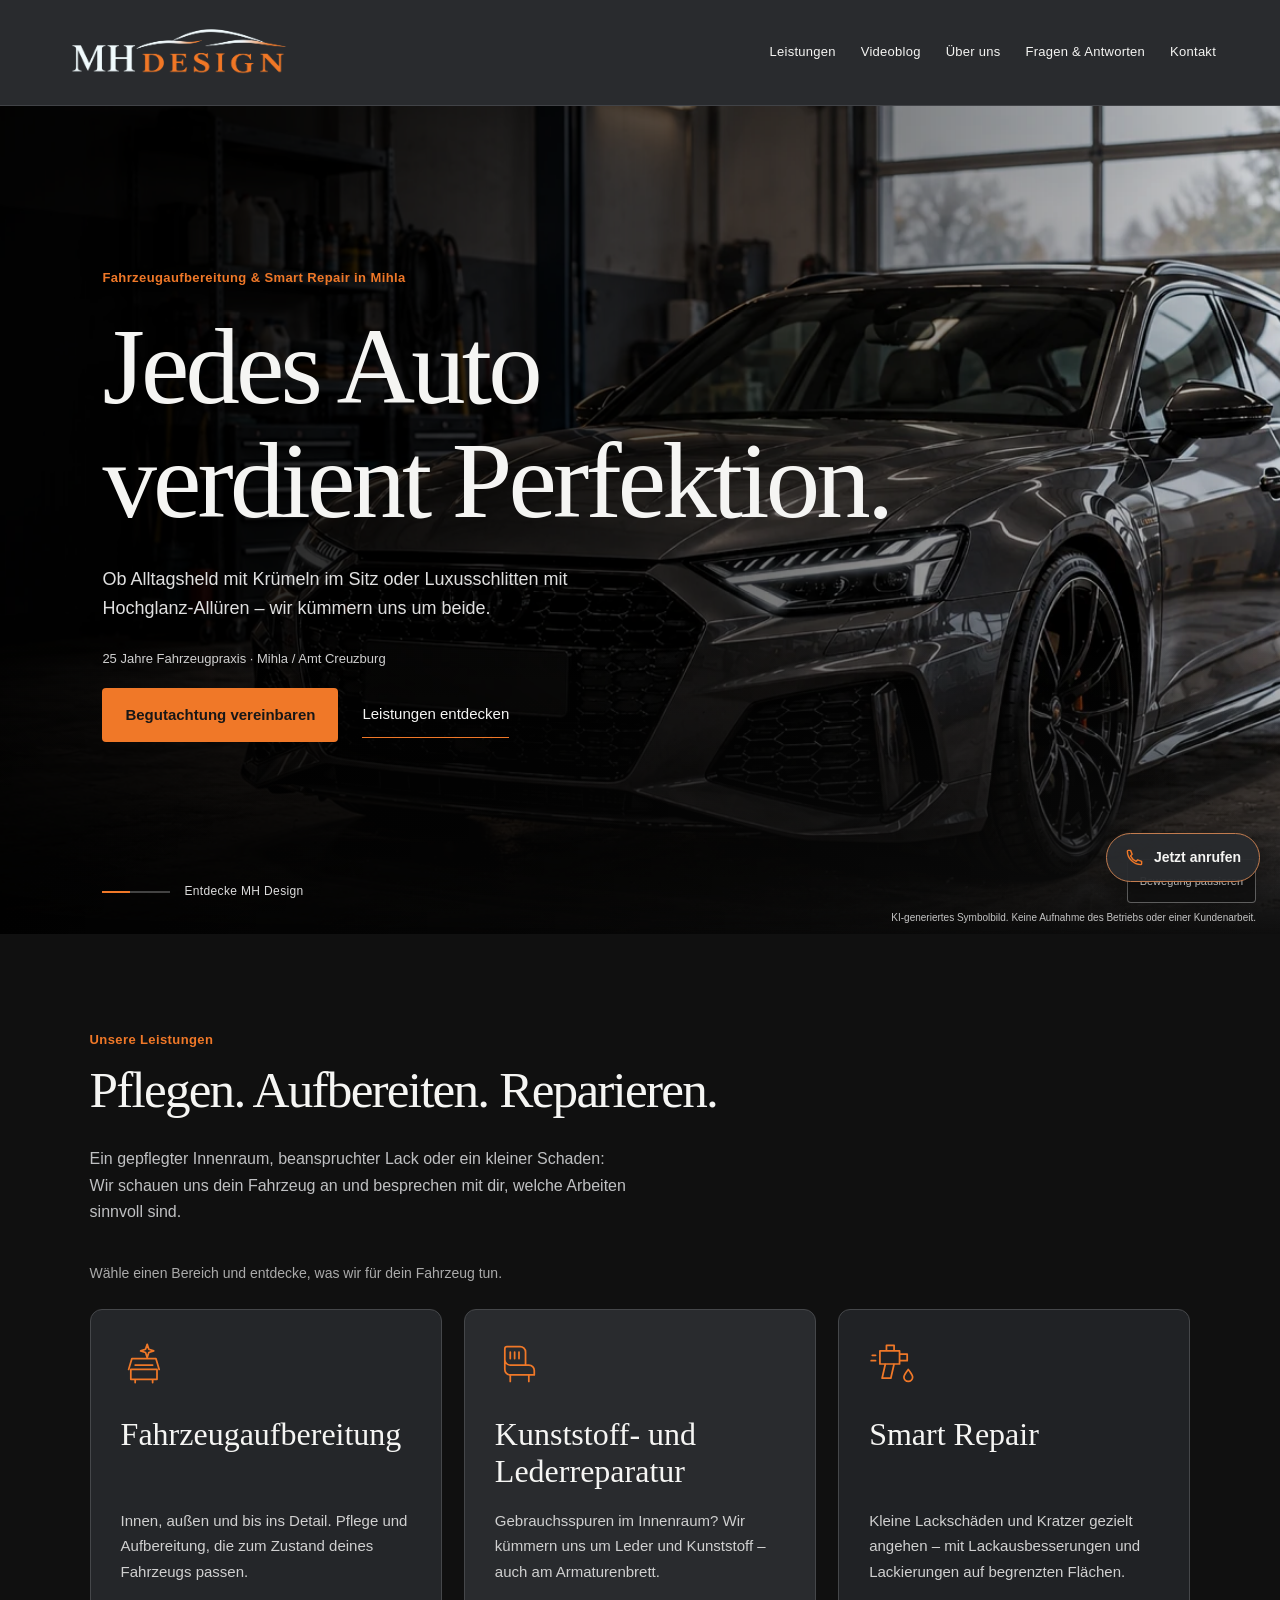
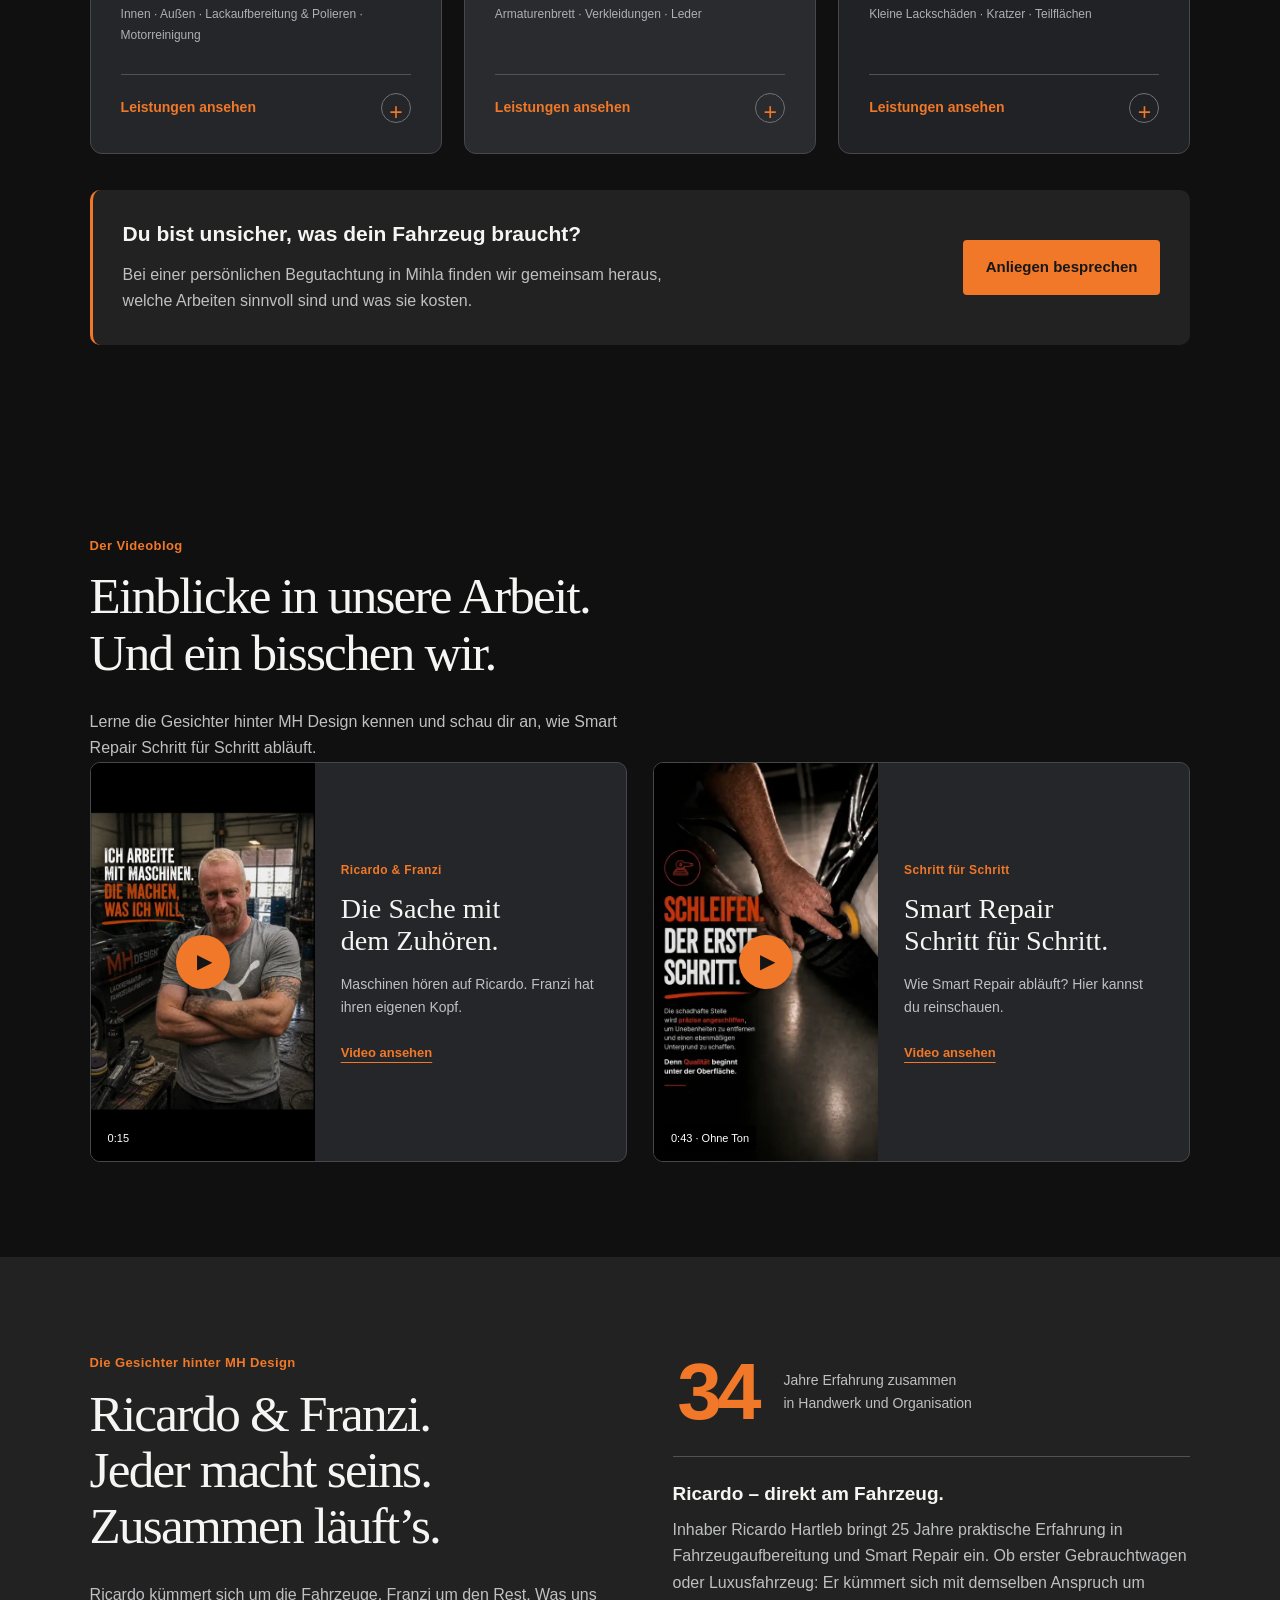
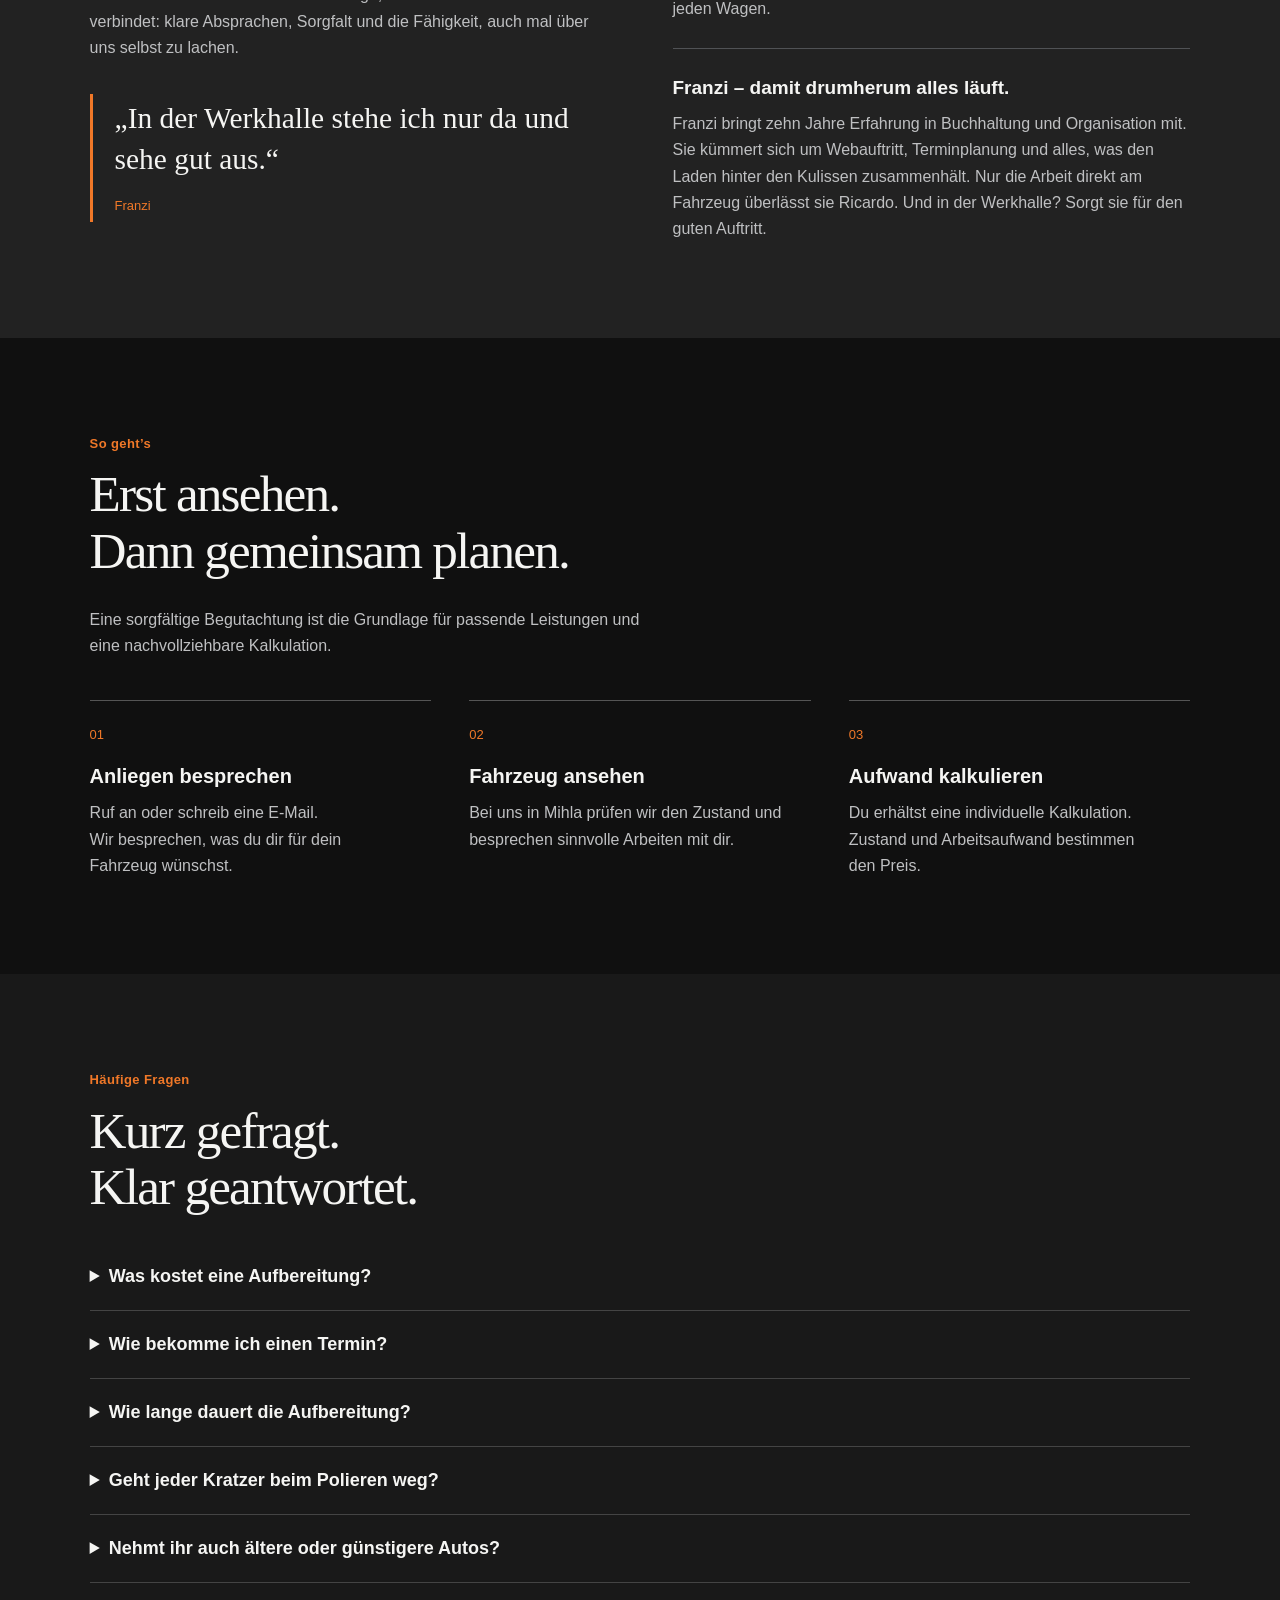
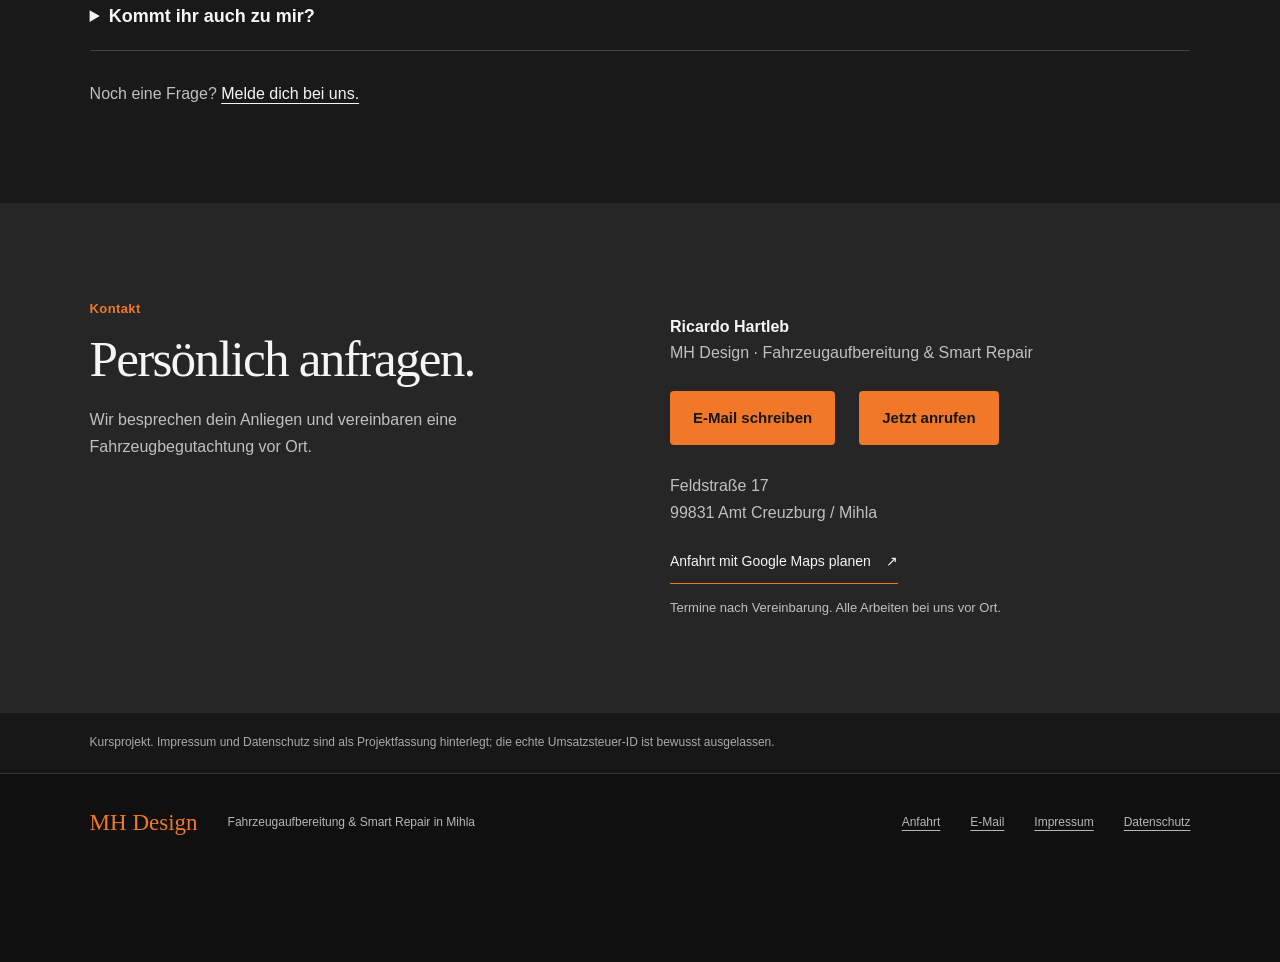
<file: index.html>
<!doctype html>
<html lang="de"><head><meta charset="utf-8"><meta name="viewport" content="width=device-width, initial-scale=1"><meta name="theme-color" content="#101010"><meta name="description" content="MH Design in Mihla: Fahrzeugaufbereitung, Kunststoff- und Lederreparaturen sowie Smart Repair für kleine Lackschäden. 25 Jahre Fahrzeugpraxis. Individuelle Begutachtung vor Ort."><meta name="robots" content="noindex,nofollow"><title>MH Design | Fahrzeugaufbereitung & Smart Repair in Mihla</title><link rel="icon" href="assets/favicon.svg" type="image/svg+xml"><link rel="preload" as="image" href="assets/hero-natuerlich.webp"><meta name="color-scheme" content="dark"><link rel="stylesheet" href="styles.css?v=hero-natural-1"><link rel="stylesheet" href="service-cards.css"><link rel="stylesheet" href="motion.css?v=hero-motion-2"><script src="motion.js?v=hero-motion-2" defer></script><script src="site.js" defer></script>
<link rel="canonical" href="https://frauh0815.github.io/MH_DESIGN/">
<meta property="og:type" content="website">
<meta property="og:locale" content="de_DE">
<meta property="og:site_name" content="MH Design">
<meta property="og:title" content="MH Design | Fahrzeugaufbereitung &amp; Smart Repair in Mihla">
<meta property="og:description" content="MH Design in Mihla: Fahrzeugaufbereitung, Kunststoff- und Lederreparaturen sowie Smart Repair für kleine Lackschäden. 25 Jahre Fahrzeugpraxis. Individuelle Begutachtung vor Ort.">
<meta property="og:url" content="https://frauh0815.github.io/MH_DESIGN/">
<meta property="og:image" content="https://frauh0815.github.io/MH_DESIGN/assets/video-aufbereitung-poster.webp">
<meta property="og:image:alt" content="MH Design: Schleifen einer Fahrzeugoberfläche">
<meta name="twitter:card" content="summary_large_image">
<script type="application/ld+json">
{
  "@context": "https://schema.org",
  "@type": "AutoRepair",
  "@id": "https://frauh0815.github.io/MH_DESIGN/#betrieb",
  "name": "MH Design",
  "url": "https://frauh0815.github.io/MH_DESIGN/",
  "description": "MH Design in Mihla: Fahrzeugaufbereitung, Kunststoff- und Lederreparaturen sowie Smart Repair für kleine Lackschäden. 25 Jahre Fahrzeugpraxis. Individuelle Begutachtung vor Ort.",
  "telephone": "+491735888050",
  "email": "mhdesign.smartrepair@gmail.com",
  "address": {
    "@type": "PostalAddress",
    "streetAddress": "Feldstraße 17",
    "postalCode": "99831",
    "addressLocality": "Amt Creuzburg / Mihla",
    "addressCountry": "DE"
  },
  "areaServed": [
    "Mihla",
    "Amt Creuzburg und Umgebung"
  ]
}
</script>
</head>
<body><div class="scroll-progress" aria-hidden="true"></div><a class="skip" href="#inhalt">Zum Inhalt</a><header class="nav"><a class="brand" href="#start" aria-label="MH Design Startseite"><img src="assets/logo-header.svg" width="2171" height="724" alt="MH Design"></a><nav aria-label="Hauptnavigation"><a href="#leistungen">Leistungen</a><a href="#videoblog">Videoblog</a><a href="#ueber-uns">Über uns</a><a href="#faq">Fragen & Antworten</a><a href="#kontakt">Kontakt</a></nav></header>
<main id="inhalt"><section class="hero" id="start" aria-label="MH Design Fahrzeugaufbereitung und Smart Repair"><div class="shade"></div><div class="hero-content"><p class="eyebrow">Fahrzeugaufbereitung & Smart Repair in Mihla</p><h1>Jedes Auto verdient Perfektion.</h1><p class="intro">Ob Alltagsheld mit Krümeln im Sitz oder Luxusschlitten mit Hochglanz-Allüren – wir kümmern uns um beide.</p><p class="hero-location">25 Jahre Fahrzeugpraxis · Mihla / Amt Creuzburg</p><div class="hero-actions"><a class="cta" href="#kontakt">Begutachtung vereinbaren</a><a class="secondary" href="#leistungen">Leistungen entdecken</a></div></div><a class="hero-progress" href="#leistungen"><span class="hero-progress-track" aria-hidden="true"></span>Entdecke MH Design</a><button class="motion-toggle" type="button" aria-pressed="false" hidden>Bewegung pausieren</button><p class="image-note">KI-generiertes Symbolbild. Keine Aufnahme des Betriebs oder einer Kundenarbeit.</p></section>
<section id="leistungen" class="section services" aria-labelledby="services-title">
<p class="eyebrow">Unsere Leistungen</p><h2 id="services-title">Pflegen. Aufbereiten. Reparieren.</h2>
<p class="section-intro">Ein gepflegter Innenraum, beanspruchter Lack oder ein kleiner Schaden: Wir schauen uns dein Fahrzeug an und besprechen mit dir, welche Arbeiten sinnvoll sind.</p>
<p class="service-instruction">Wähle einen Bereich und entdecke, was wir für dein Fahrzeug tun.</p><div class="service-deck">
<details class="service-tile" id="aufbereitung"><summary><svg class="service-icon" viewBox="0 0 42 44" aria-hidden="true" fill="none" stroke="currentColor" stroke-width="1.6" stroke-linecap="round" stroke-linejoin="round"><path d="m6 27 3-10h22l3 10M8 27h24v9H8zM12 36v3m16-3v3M12 23h16M23 4l1.5 4.5L29 10l-4.5 1.5L23 16l-1.5-4.5L17 10l4.5-1.5z"/></svg><span class="tile-title" role="heading" aria-level="3">Fahrzeugaufbereitung</span><span class="tile-intro">Innen, außen und bis ins Detail. Pflege und Aufbereitung, die zum Zustand deines Fahrzeugs passen.</span><span class="tile-topics">Innen · Außen · Lackaufbereitung &amp; Polieren · Motorreinigung</span><span class="tile-action"><span class="label-closed">Leistungen ansehen</span><span class="label-open">Details schließen</span><span class="tile-plus" aria-hidden="true">+</span></span></summary><div class="tile-details">
<div><h4>Innenaufbereitung</h4><p>Reinigung und Pflege der Oberflächen im Innenraum, abgestimmt auf Material und Zustand. Besonders beanspruchte Stellen sehen wir uns gemeinsam an.</p></div>
<div><h4>Außenaufbereitung</h4><p>Sorgfältige Reinigung und Pflege der Außenflächen. Was dein Fahrzeug darüber hinaus braucht, klären wir bei der Begutachtung.</p></div>
<div><h4>Lackaufbereitung & Polieren</h4><p>Für mehr Glanz und ein gleichmäßigeres Oberflächenbild. Welche Spuren sich durch Polieren verbessern lassen, hängt von ihrer Tiefe und vom Lackzustand ab.</p></div>
<div><h4>Motorreinigung</h4><p>Reinigung des Motorraums nach individueller Prüfung. Methode und Umfang stimmen wir auf dein Fahrzeug ab.</p></div><a class="tile-contact" href="#kontakt">Dazu beraten lassen</a></div></details>
<details class="service-tile" id="leder-kunststoff"><summary><svg class="service-icon" viewBox="0 0 42 44" aria-hidden="true" fill="none" stroke="currentColor" stroke-width="1.6" stroke-linecap="round" stroke-linejoin="round"><path d="M10 6h12a5 5 0 0 1 5 5v12H13a5 5 0 0 1-5-5V8a2 2 0 0 1 2-2zM13 23h17a5 5 0 0 1 5 5v4H13a5 5 0 0 1-5-5v-9M13 32v6m17-6v6M13 11v6m4-6v6m4-6v6"/></svg><span class="tile-title" role="heading" aria-level="3">Kunststoff- und Lederreparatur</span><span class="tile-intro">Gebrauchsspuren im Innenraum? Wir kümmern uns um Leder und Kunststoff – auch am Armaturenbrett.</span><span class="tile-topics">Armaturenbrett · Verkleidungen · Leder</span><span class="tile-action"><span class="label-closed">Leistungen ansehen</span><span class="label-open">Details schließen</span><span class="tile-plus" aria-hidden="true">+</span></span></summary><div class="tile-details"><div><h4>Lederreparatur</h4><p>Pflege und Instandsetzung beanspruchter Lederoberflächen. Wir schauen uns Material und Gebrauchsspuren an und besprechen, welche Aufbereitung oder Reparatur sinnvoll ist.</p></div><div><h4>Kunststoffreparatur</h4><p>Aufbereitung und gezielte Ausbesserung geeigneter Kunststoffoberflächen im Innenraum, zum Beispiel am Armaturenbrett oder an Verkleidungen. Was sich reparieren lässt, beurteilen wir anhand von Material, Stelle und Beschädigung.</p></div><a class="tile-contact" href="#kontakt">Innenraum begutachten lassen</a></div></details>
<details class="service-tile" id="smart-repair"><summary><svg class="service-icon" viewBox="0 0 42 44" aria-hidden="true" fill="none" stroke="currentColor" stroke-width="1.6" stroke-linecap="round" stroke-linejoin="round"><path d="M9 10h18v12H9zM27 13h7v6h-7M14 22l-3 13h8l3-13M5 14H2m3 5H1m14-9V5h7v5M35 27c0 0-4 5-4 7a4 4 0 0 0 8 0c0-2-4-7-4-7z"/></svg><span class="tile-title" role="heading" aria-level="3">Smart Repair</span><span class="tile-intro">Kleine Lackschäden und Kratzer gezielt angehen – mit Lackausbesserungen und Lackierungen auf begrenzten Flächen.</span><span class="tile-topics">Kleine Lackschäden · Kratzer · Teilflächen</span><span class="tile-action"><span class="label-closed">Leistungen ansehen</span><span class="label-open">Details schließen</span><span class="tile-plus" aria-hidden="true">+</span></span></summary><div class="tile-details">
<div><h4>Lackausbesserungen &amp; Kratzerreparatur</h4><p>Wir bessern geeignete kleinere Lackschäden gezielt aus. Bei Kratzern prüfen wir Tiefe und Lackzustand und besprechen, wie sich die Stelle verbessern oder reparieren lässt.</p></div>
<div><h4>Lackierung begrenzter Flächen</h4><p>Wenn eine Lackausbesserung nötig ist, bearbeiten wir den betroffenen Bereich. Umfang und Vorgehen richten sich nach dem Schaden und werden vorab mit dir abgestimmt. Volllackierungen bieten wir nicht an.</p></div>
<a class="tile-contact" href="#kontakt">Dazu beraten lassen</a></div></details>
</div><div class="service-consult"><div><h3>Du bist unsicher, was dein Fahrzeug braucht?</h3><p>Bei einer persönlichen Begutachtung in Mihla finden wir gemeinsam heraus, welche Arbeiten sinnvoll sind und was sie kosten.</p></div><a class="cta" href="#kontakt">Anliegen besprechen</a></div>
</section>
<section id="videoblog" class="section video-blog" aria-labelledby="video-title"><div class="video-heading"><p class="eyebrow">Der Videoblog</p><h2 id="video-title">Einblicke in unsere Arbeit.<br>Und ein bisschen wir.</h2><p class="section-intro">Lerne die Gesichter hinter MH Design kennen und schau dir an, wie Smart Repair Schritt für Schritt abläuft.</p></div><div class="video-grid"><a class="video-card" href="videoblog.html#video-01" aria-label="Ricardo und Franzi: 15-Sekunden-Video ansehen"><div class="video-cover"><img src="assets/video-humor-poster.webp" width="540" height="960" loading="lazy" decoding="async" alt="Ricardo im ersten Motiv des humorvollen Vorstellungsvideos"><span class="play" aria-hidden="true">▶</span><span class="video-duration">0:15</span></div><div class="video-meta"><p class="eyebrow">Ricardo & Franzi</p><h3>Die Sache mit dem Zuhören.</h3><p>Maschinen hören auf Ricardo. Franzi hat ihren eigenen Kopf.</p><span class="video-watch">Video ansehen</span></div></a><a class="video-card" href="videoblog.html#video-02" aria-label="Smart Repair Schritt für Schritt: 43-Sekunden-Video ohne Ton ansehen"><div class="video-cover"><img src="assets/video-aufbereitung-poster.webp" width="478" height="850" loading="lazy" decoding="async" alt="Videomotiv mit dem ersten Arbeitsschritt: Schleifen einer Fahrzeugoberfläche"><span class="play" aria-hidden="true">▶</span><span class="video-duration">0:43 · Ohne Ton</span></div><div class="video-meta"><p class="eyebrow">Schritt für Schritt</p><h3>Smart Repair Schritt für Schritt.</h3><p>Wie Smart Repair abläuft? Hier kannst du reinschauen.</p><span class="video-watch">Video ansehen</span></div></a></div></section>
<section id="ueber-uns" class="section about" aria-labelledby="about-title"><div><p class="eyebrow">Die Gesichter hinter MH Design</p><h2 id="about-title">Ricardo & Franzi.<br>Jeder macht seins.<br>Zusammen läuft’s.</h2><p>Ricardo kümmert sich um die Fahrzeuge, Franzi um den Rest. Was uns verbindet: klare Absprachen, Sorgfalt und die Fähigkeit, auch mal über uns selbst zu lachen.</p><blockquote class="team-quote"><p>„In der Werkhalle stehe ich nur da und sehe gut aus.“</p><cite>Franzi</cite></blockquote></div><div class="about-story"><p class="experience"><strong>35</strong><span>Jahre Erfahrung zusammen<br>in Handwerk und Organisation</span></p><div class="team-role"><h3>Ricardo – direkt am Fahrzeug.</h3><p>Inhaber Ricardo Hartleb bringt 25 Jahre praktische Erfahrung in Fahrzeugaufbereitung und Smart Repair ein. Ob erster Gebrauchtwagen oder Luxusfahrzeug: Er kümmert sich mit demselben Anspruch um jeden Wagen.</p></div><div class="team-role"><h3>Franzi – damit drumherum alles läuft.</h3><p>Franzi bringt zehn Jahre Erfahrung in Buchhaltung und Organisation mit. Sie kümmert sich um Webauftritt, Terminplanung und alles, was den Laden hinter den Kulissen zusammenhält. Nur die Arbeit direkt am Fahrzeug überlässt sie Ricardo. Und in der Werkhalle? Sorgt sie für den guten Auftritt.</p></div></div></section>
<section class="section" id="ablauf"><p class="eyebrow">So geht’s</p><h2>Erst ansehen.<br>Dann gemeinsam planen.</h2><p class="section-intro">Eine sorgfältige Begutachtung ist die Grundlage für passende Leistungen und eine nachvollziehbare Kalkulation.</p><div class="steps"><article class="step"><h3>Anliegen besprechen</h3><p>Ruf an oder schreib eine E-Mail. Wir besprechen, was du dir für dein Fahrzeug wünschst.</p></article><article class="step"><h3>Fahrzeug ansehen</h3><p>Bei uns in Mihla prüfen wir den Zustand und besprechen sinnvolle Arbeiten mit dir.</p></article><article class="step"><h3>Aufwand kalkulieren</h3><p>Du erhältst eine individuelle Kalkulation. Zustand und Arbeitsaufwand bestimmen den Preis.</p></article></div></section><section class="section faq" id="faq" aria-labelledby="faq-title"><p class="eyebrow">Häufige Fragen</p><h2 id="faq-title">Kurz gefragt.<br>Klar geantwortet.</h2><details><summary>Was kostet eine Aufbereitung?</summary><p>Jedes Auto bringt seine eigene Geschichte mit. Deshalb kalkulieren wir nach persönlicher Begutachtung – passend zu Zustand, Wünschen und Aufwand.</p></details><details><summary>Wie bekomme ich einen Termin?</summary><p>Ruf an oder schreib uns eine E-Mail. Wir besprechen dein Anliegen und vereinbaren eine Begutachtung bei uns in Mihla.</p></details><details><summary>Wie lange dauert die Aufbereitung?</summary><p>Etwas länger als unser 43-Sekunden-Video. Wie lange genau, hängt vom Fahrzeug und den vereinbarten Arbeiten ab. Das klären wir vorab mit dir.</p></details><details><summary>Geht jeder Kratzer beim Polieren weg?</summary><p>Vieles lässt sich verbessern, zaubern können wir nicht. Wir prüfen den Lack und erklären dir, ob Polieren, Smart Repair oder eine Lackarbeit sinnvoll ist.</p></details><details><summary>Nehmt ihr auch ältere oder günstigere Autos?</summary><p>Na klar. Vom ersten Gebrauchtwagen bis zum Luxusfahrzeug: Jedes Auto bekommt bei uns dieselbe Sorgfalt.</p></details><details><summary>Kommt ihr auch zu mir?</summary><p>Dein Auto kommt zu uns: Alle Arbeiten finden an unserem Standort in der Feldstraße 17 in Mihla statt. Einen mobilen Service bieten wir nicht an.</p></details><p class="faq-contact">Noch eine Frage? <a href="#kontakt">Melde dich bei uns.</a></p></section><section id="kontakt" class="section contact"><div><p class="eyebrow">Kontakt</p><h2>Persönlich anfragen.</h2><p>Wir besprechen dein Anliegen und vereinbaren eine Fahrzeugbegutachtung vor Ort.</p></div><div><p><strong>Ricardo Hartleb</strong><br>MH Design · Fahrzeugaufbereitung & Smart Repair</p><div class="contact-actions"><a class="cta" href="mailto:mhdesign.smartrepair@gmail.com">E-Mail schreiben</a><a class="cta contact-call" href="tel:+491735888050" aria-label="MH Design jetzt anrufen">Jetzt anrufen</a></div><p class="address">Feldstraße 17<br>99831 Amt Creuzburg / Mihla</p><a class="route-link" href="https://www.google.com/maps/dir/?api=1&amp;destination=Feldstra%C3%9Fe%2017%2C%2099831%20Amt%20Creuzburg%2C%20Mihla" target="_blank" rel="noopener noreferrer">Anfahrt mit Google Maps planen <span aria-hidden="true">↗</span></a><p class="contact-note">Termine nach Vereinbarung. Alle Arbeiten bei uns vor Ort.</p></div></section></main><aside class="draft-note">Kursprojekt. Impressum und Datenschutz sind als Projektfassung hinterlegt; die echte Umsatzsteuer-ID ist bewusst ausgelassen.</aside><footer class="footer"><a class="footer-brand" href="index.html">MH Design</a><span>Fahrzeugaufbereitung & Smart Repair in Mihla</span><a href="https://www.google.com/maps/dir/?api=1&amp;destination=Feldstra%C3%9Fe%2017%2C%2099831%20Amt%20Creuzburg%2C%20Mihla" target="_blank" rel="noopener noreferrer">Anfahrt</a><a href="mailto:mhdesign.smartrepair@gmail.com">E-Mail</a><a href="impressum.html">Impressum</a><a href="datenschutz.html">Datenschutz</a></footer><a class="quick-call" href="tel:+491735888050" aria-label="MH Design jetzt anrufen: 0173 5888050"><svg viewBox="0 0 24 24" aria-hidden="true" width="19" height="19" fill="none" stroke="currentColor" stroke-width="1.8" stroke-linecap="round" stroke-linejoin="round"><path d="M7 3H4a1 1 0 0 0-1 1c0 9 8 17 17 17a1 1 0 0 0 1-1v-3l-5-2-2 2a15 15 0 0 1-7-7l2-2z"/></svg><span>Jetzt anrufen</span></a>
</body></html>
</file>
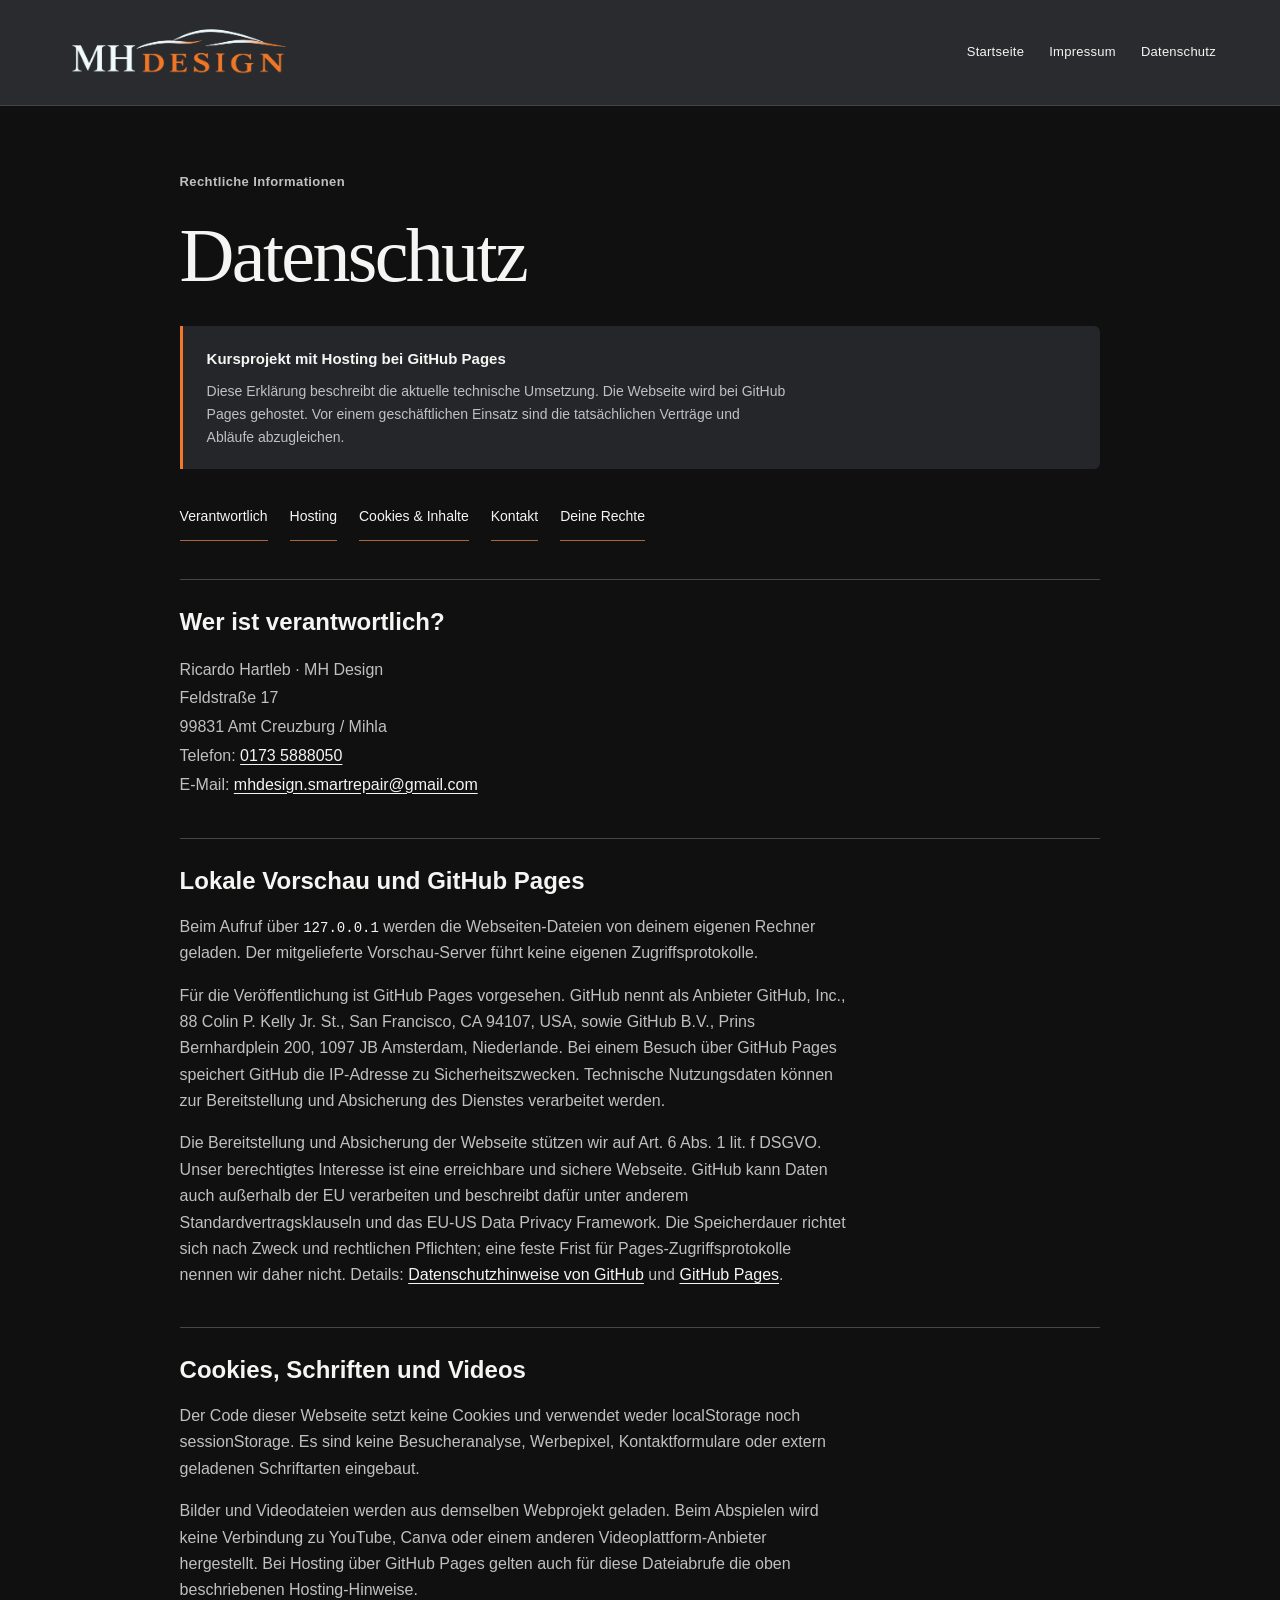
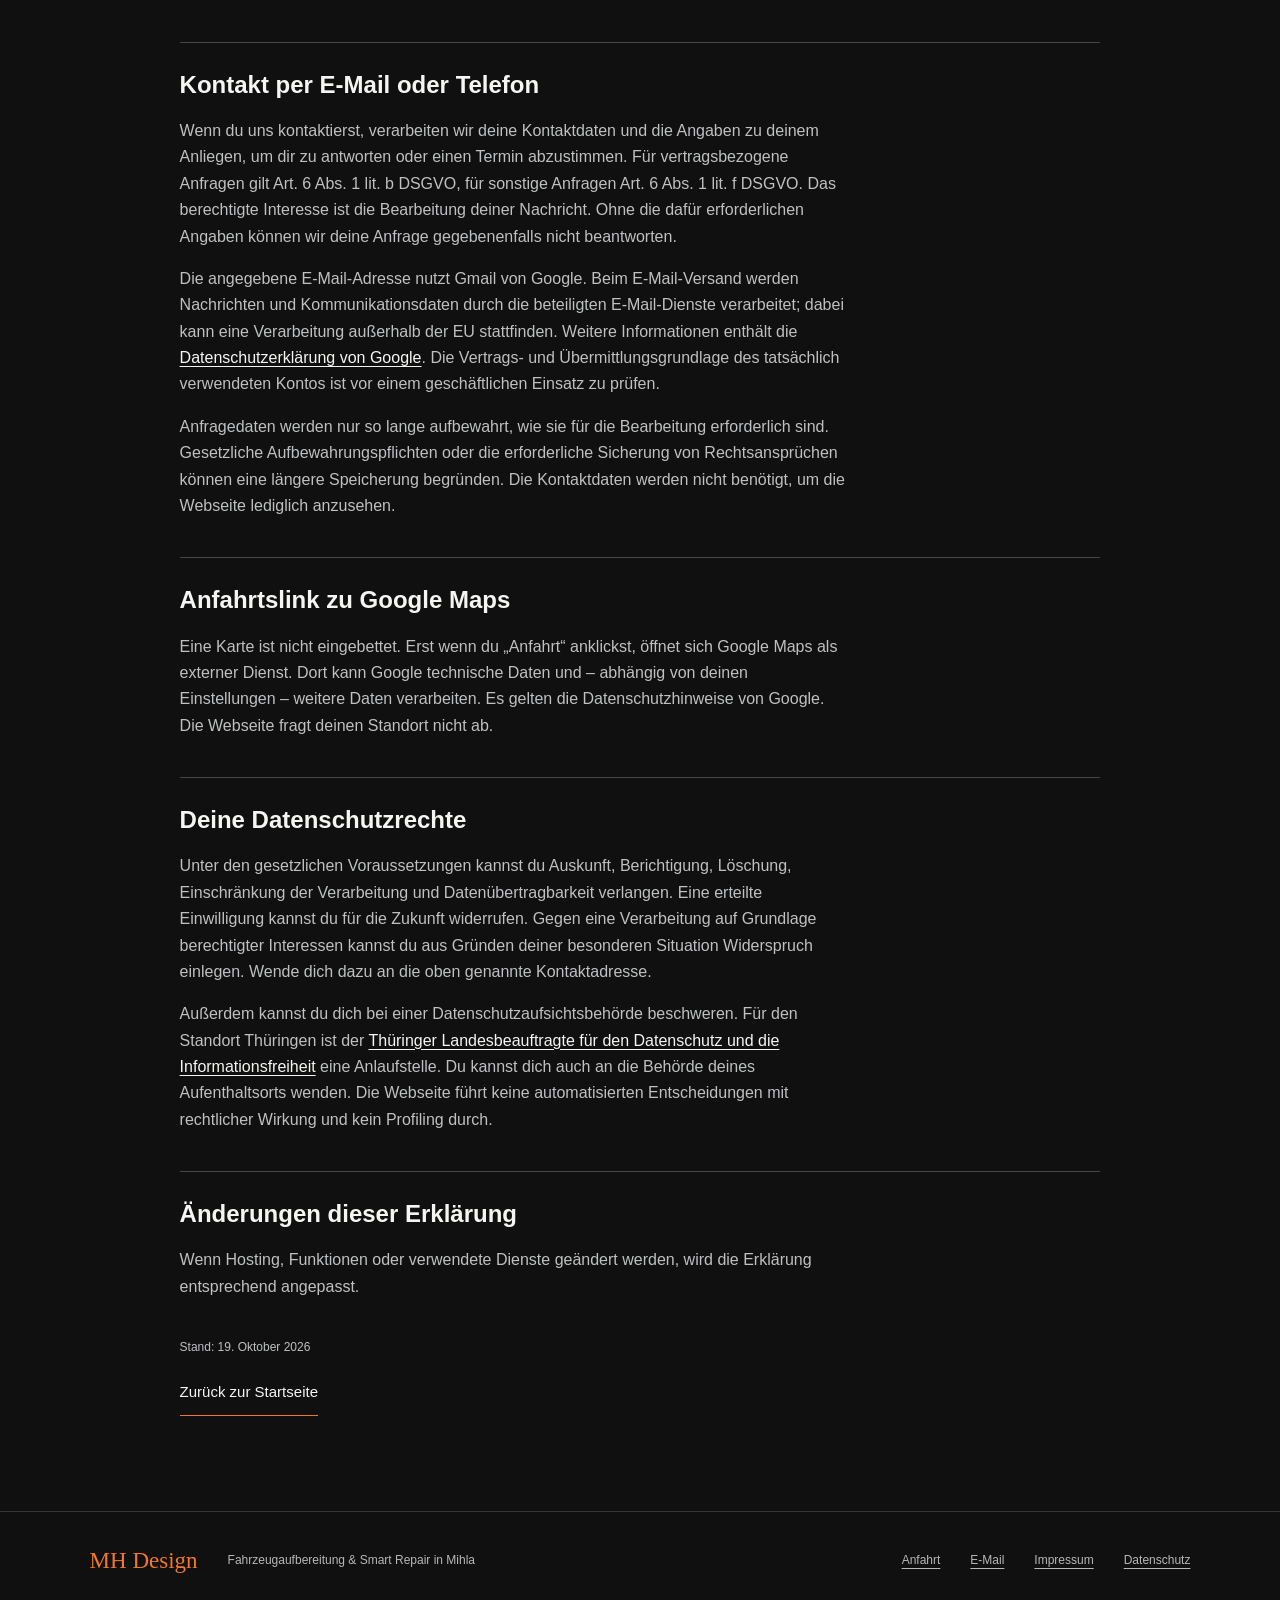
<file: datenschutz.html>
<!doctype html>
<html lang="de"><head><meta charset="utf-8"><meta name="viewport" content="width=device-width,initial-scale=1"><meta name="theme-color" content="#292b2e"><meta name="robots" content="noindex,nofollow"><title>Datenschutz | MH Design</title><meta name="description" content="Datenschutzhinweise für das MH-Design-Kursprojekt: GitHub Pages, lokale Videos, Kontakt und deine Rechte."><link rel="icon" href="assets/favicon.svg" type="image/svg+xml"><link rel="stylesheet" href="styles.css">
<link rel="canonical" href="https://frauh0815.github.io/MH_DESIGN/datenschutz.html">
<meta property="og:type" content="website">
<meta property="og:locale" content="de_DE">
<meta property="og:site_name" content="MH Design">
<meta property="og:title" content="Datenschutz | MH Design">
<meta property="og:description" content="Datenschutzhinweise für das MH-Design-Kursprojekt: GitHub Pages, lokale Videos, Kontakt und deine Rechte.">
<meta property="og:url" content="https://frauh0815.github.io/MH_DESIGN/datenschutz.html">
<meta property="og:image" content="https://frauh0815.github.io/MH_DESIGN/assets/video-aufbereitung-poster.webp">
<meta property="og:image:alt" content="MH Design: Schleifen einer Fahrzeugoberfläche">
<meta name="twitter:card" content="summary_large_image">
</head><body><a class="skip" href="#inhalt">Zum Inhalt</a><header class="nav"><a class="brand" href="index.html" aria-label="MH Design Startseite"><img src="assets/logo-header.svg" width="2171" height="724" alt="MH Design"></a><nav aria-label="Navigation"><a href="index.html">Startseite</a><a href="impressum.html">Impressum</a><a href="datenschutz.html">Datenschutz</a></nav></header><main id="inhalt" class="section legal-page"><p class="eyebrow">Rechtliche Informationen</p><h1>Datenschutz</h1><aside class="legal-notice"><strong>Kursprojekt mit Hosting bei GitHub Pages</strong><p>Diese Erklärung beschreibt die aktuelle technische Umsetzung. Die Webseite wird bei GitHub Pages gehostet. Vor einem geschäftlichen Einsatz sind die tatsächlichen Verträge und Abläufe abzugleichen.</p></aside><nav class="legal-jump" aria-label="Inhalt der Datenschutzerklärung"><a href="#verantwortlich">Verantwortlich</a><a href="#hosting">Hosting</a><a href="#inhalte">Cookies &amp; Inhalte</a><a href="#anfragen">Kontakt</a><a href="#rechte">Deine Rechte</a></nav>
<section id="verantwortlich"><h2>Wer ist verantwortlich?</h2><address>Ricardo Hartleb · MH Design<br>Feldstraße 17<br>99831 Amt Creuzburg / Mihla<br>Telefon: <a href="tel:+491735888050">0173 5888050</a><br>E-Mail: <a href="mailto:mhdesign.smartrepair@gmail.com">mhdesign.smartrepair@gmail.com</a></address></section>
<section id="hosting"><h2>Lokale Vorschau und GitHub Pages</h2><p>Beim Aufruf über <code>127.0.0.1</code> werden die Webseiten-Dateien von deinem eigenen Rechner geladen. Der mitgelieferte Vorschau-Server führt keine eigenen Zugriffsprotokolle.</p><p>Für die Veröffentlichung ist GitHub Pages vorgesehen. GitHub nennt als Anbieter GitHub, Inc., 88 Colin P. Kelly Jr. St., San Francisco, CA 94107, USA, sowie GitHub B.V., Prins Bernhardplein 200, 1097 JB Amsterdam, Niederlande. Bei einem Besuch über GitHub Pages speichert GitHub die IP-Adresse zu Sicherheitszwecken. Technische Nutzungsdaten können zur Bereitstellung und Absicherung des Dienstes verarbeitet werden.</p><p>Die Bereitstellung und Absicherung der Webseite stützen wir auf Art. 6 Abs. 1 lit. f DSGVO. Unser berechtigtes Interesse ist eine erreichbare und sichere Webseite. GitHub kann Daten auch außerhalb der EU verarbeiten und beschreibt dafür unter anderem Standardvertragsklauseln und das EU-US Data Privacy Framework. Die Speicherdauer richtet sich nach Zweck und rechtlichen Pflichten; eine feste Frist für Pages-Zugriffsprotokolle nennen wir daher nicht. Details: <a href="https://docs.github.com/en/site-policy/privacy-policies/github-general-privacy-statement" target="_blank" rel="noopener noreferrer">Datenschutzhinweise von GitHub</a> und <a href="https://docs.github.com/en/pages/getting-started-with-github-pages/what-is-github-pages" target="_blank" rel="noopener noreferrer">GitHub Pages</a>.</p></section>
<section id="inhalte"><h2>Cookies, Schriften und Videos</h2><p>Der Code dieser Webseite setzt keine Cookies und verwendet weder localStorage noch sessionStorage. Es sind keine Besucheranalyse, Werbepixel, Kontaktformulare oder extern geladenen Schriftarten eingebaut.</p><p>Bilder und Videodateien werden aus demselben Webprojekt geladen. Beim Abspielen wird keine Verbindung zu YouTube, Canva oder einem anderen Videoplattform-Anbieter hergestellt. Bei Hosting über GitHub Pages gelten auch für diese Dateiabrufe die oben beschriebenen Hosting-Hinweise.</p></section>
<section id="anfragen"><h2>Kontakt per E-Mail oder Telefon</h2><p>Wenn du uns kontaktierst, verarbeiten wir deine Kontaktdaten und die Angaben zu deinem Anliegen, um dir zu antworten oder einen Termin abzustimmen. Für vertragsbezogene Anfragen gilt Art. 6 Abs. 1 lit. b DSGVO, für sonstige Anfragen Art. 6 Abs. 1 lit. f DSGVO. Das berechtigte Interesse ist die Bearbeitung deiner Nachricht. Ohne die dafür erforderlichen Angaben können wir deine Anfrage gegebenenfalls nicht beantworten.</p><p>Die angegebene E-Mail-Adresse nutzt Gmail von Google. Beim E-Mail-Versand werden Nachrichten und Kommunikationsdaten durch die beteiligten E-Mail-Dienste verarbeitet; dabei kann eine Verarbeitung außerhalb der EU stattfinden. Weitere Informationen enthält die <a href="https://policies.google.com/privacy?hl=de" target="_blank" rel="noopener noreferrer">Datenschutzerklärung von Google</a>. Die Vertrags- und Übermittlungsgrundlage des tatsächlich verwendeten Kontos ist vor einem geschäftlichen Einsatz zu prüfen.</p><p>Anfragedaten werden nur so lange aufbewahrt, wie sie für die Bearbeitung erforderlich sind. Gesetzliche Aufbewahrungspflichten oder die erforderliche Sicherung von Rechtsansprüchen können eine längere Speicherung begründen. Die Kontaktdaten werden nicht benötigt, um die Webseite lediglich anzusehen.</p></section>
<section id="karten"><h2>Anfahrtslink zu Google Maps</h2><p>Eine Karte ist nicht eingebettet. Erst wenn du „Anfahrt“ anklickst, öffnet sich Google Maps als externer Dienst. Dort kann Google technische Daten und – abhängig von deinen Einstellungen – weitere Daten verarbeiten. Es gelten die Datenschutzhinweise von Google. Die Webseite fragt deinen Standort nicht ab.</p></section>
<section id="rechte"><h2>Deine Datenschutzrechte</h2><p>Unter den gesetzlichen Voraussetzungen kannst du Auskunft, Berichtigung, Löschung, Einschränkung der Verarbeitung und Datenübertragbarkeit verlangen. Eine erteilte Einwilligung kannst du für die Zukunft widerrufen. Gegen eine Verarbeitung auf Grundlage berechtigter Interessen kannst du aus Gründen deiner besonderen Situation Widerspruch einlegen. Wende dich dazu an die oben genannte Kontaktadresse.</p><p>Außerdem kannst du dich bei einer Datenschutzaufsichtsbehörde beschweren. Für den Standort Thüringen ist der <a href="https://tlfdi.de/" target="_blank" rel="noopener noreferrer">Thüringer Landesbeauftragte für den Datenschutz und die Informationsfreiheit</a> eine Anlaufstelle. Du kannst dich auch an die Behörde deines Aufenthaltsorts wenden. Die Webseite führt keine automatisierten Entscheidungen mit rechtlicher Wirkung und kein Profiling durch.</p></section>
<section><h2>Änderungen dieser Erklärung</h2><p>Wenn Hosting, Funktionen oder verwendete Dienste geändert werden, wird die Erklärung entsprechend angepasst.</p></section><p class="legal-date">Stand: 19. Oktober 2026</p><a class="secondary" href="index.html">Zurück zur Startseite</a></main><footer class="footer"><a class="footer-brand" href="index.html">MH Design</a><span>Fahrzeugaufbereitung & Smart Repair in Mihla</span><a href="https://www.google.com/maps/dir/?api=1&amp;destination=Feldstra%C3%9Fe%2017%2C%2099831%20Amt%20Creuzburg%2C%20Mihla" target="_blank" rel="noopener noreferrer">Anfahrt</a><a href="mailto:mhdesign.smartrepair@gmail.com">E-Mail</a><a href="impressum.html">Impressum</a><a href="datenschutz.html">Datenschutz</a></footer></body></html>
</file>
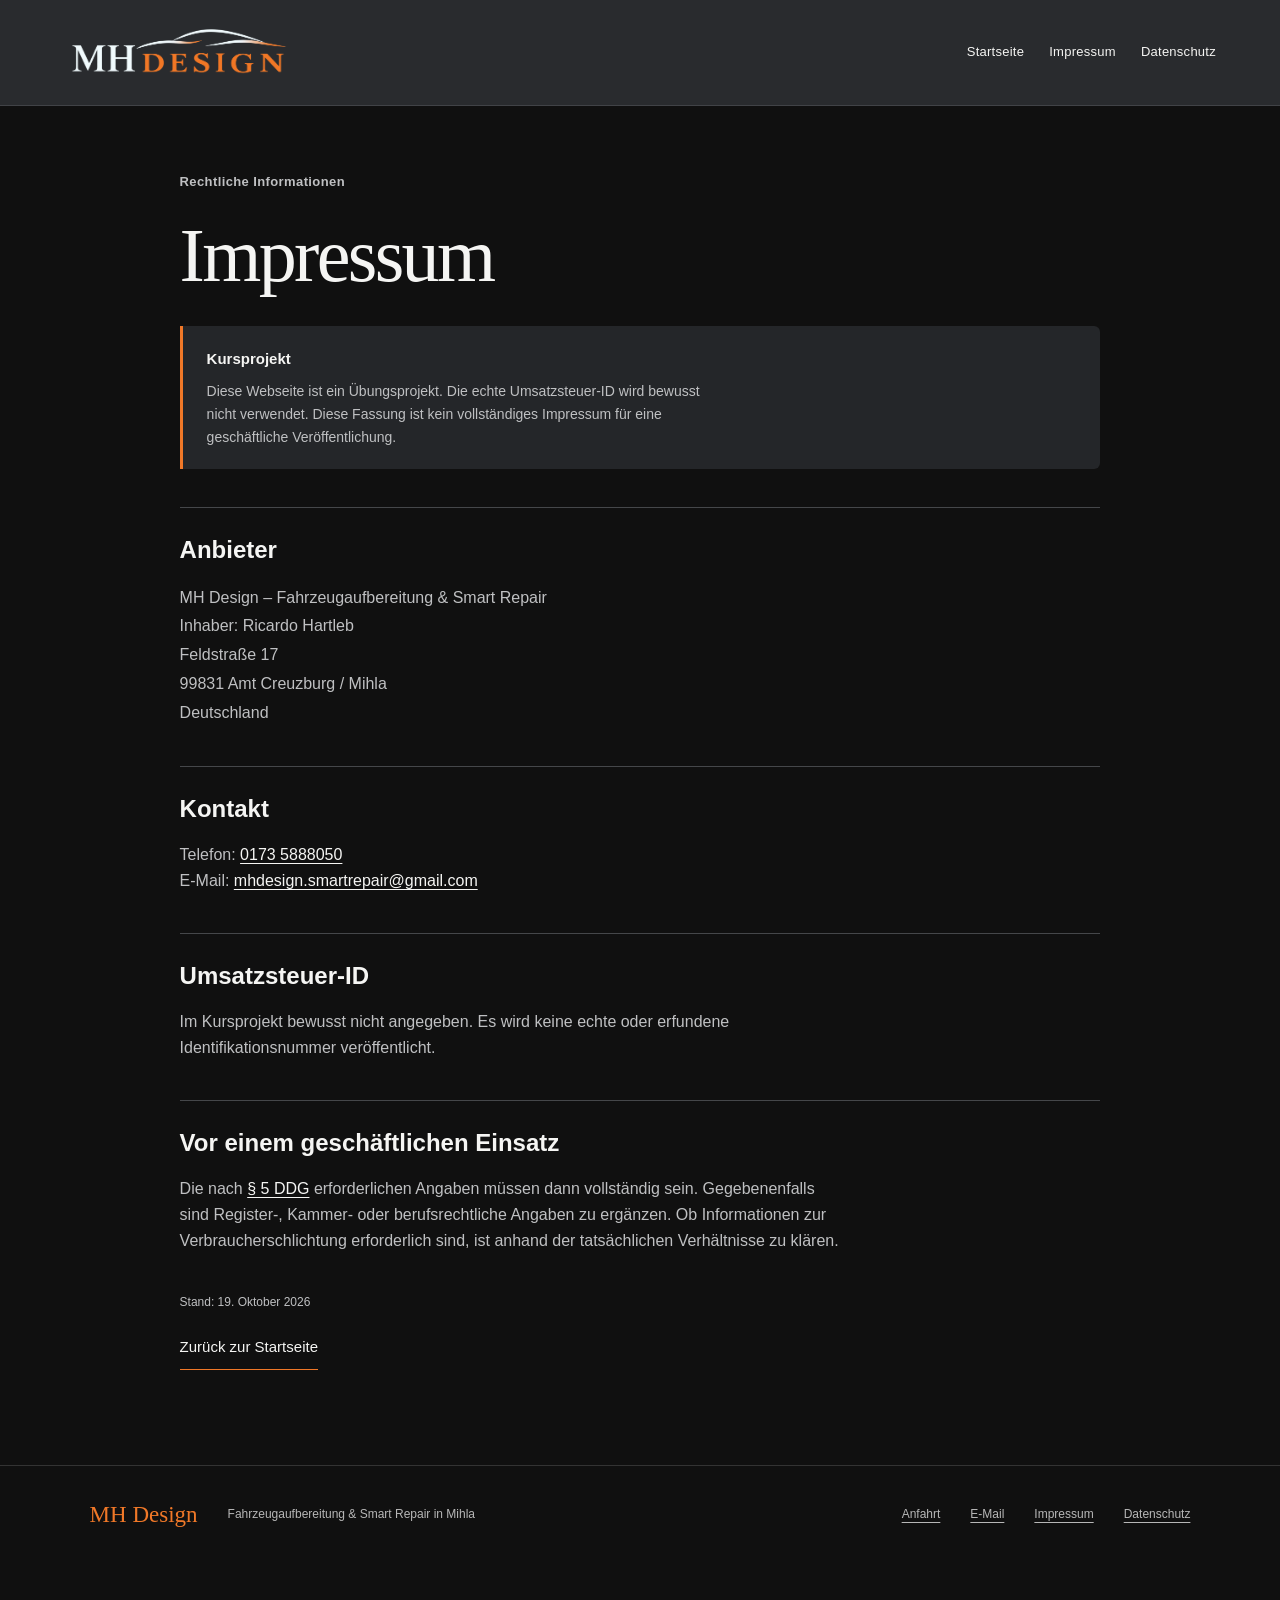
<file: impressum.html>
<!doctype html>
<html lang="de"><head><meta charset="utf-8"><meta name="viewport" content="width=device-width,initial-scale=1"><meta name="theme-color" content="#292b2e"><meta name="robots" content="noindex,nofollow"><title>Impressum | MH Design</title><meta name="description" content="Anbieter und Kontaktangaben von MH Design. Fassung für ein Kursprojekt ohne echte Umsatzsteuer-ID."><link rel="icon" href="assets/favicon.svg" type="image/svg+xml"><link rel="stylesheet" href="styles.css">
<link rel="canonical" href="https://frauh0815.github.io/MH_DESIGN/impressum.html">
<meta property="og:type" content="website">
<meta property="og:locale" content="de_DE">
<meta property="og:site_name" content="MH Design">
<meta property="og:title" content="Impressum | MH Design">
<meta property="og:description" content="Anbieter und Kontaktangaben von MH Design. Fassung für ein Kursprojekt ohne echte Umsatzsteuer-ID.">
<meta property="og:url" content="https://frauh0815.github.io/MH_DESIGN/impressum.html">
<meta property="og:image" content="https://frauh0815.github.io/MH_DESIGN/assets/video-aufbereitung-poster.webp">
<meta property="og:image:alt" content="MH Design: Schleifen einer Fahrzeugoberfläche">
<meta name="twitter:card" content="summary_large_image">
</head><body><a class="skip" href="#inhalt">Zum Inhalt</a><header class="nav"><a class="brand" href="index.html" aria-label="MH Design Startseite"><img src="assets/logo-header.svg" width="2171" height="724" alt="MH Design"></a><nav aria-label="Navigation"><a href="index.html">Startseite</a><a href="impressum.html">Impressum</a><a href="datenschutz.html">Datenschutz</a></nav></header><main id="inhalt" class="section legal-page"><p class="eyebrow">Rechtliche Informationen</p><h1>Impressum</h1><aside class="legal-notice"><strong>Kursprojekt</strong><p>Diese Webseite ist ein Übungsprojekt. Die echte Umsatzsteuer-ID wird bewusst nicht verwendet. Diese Fassung ist kein vollständiges Impressum für eine geschäftliche Veröffentlichung.</p></aside><section><h2>Anbieter</h2><address>MH Design – Fahrzeugaufbereitung &amp; Smart Repair<br>Inhaber: Ricardo Hartleb<br>Feldstraße 17<br>99831 Amt Creuzburg / Mihla<br>Deutschland</address></section><section><h2>Kontakt</h2><p>Telefon: <a href="tel:+491735888050">0173 5888050</a><br>E-Mail: <a href="mailto:mhdesign.smartrepair@gmail.com">mhdesign.smartrepair@gmail.com</a></p></section><section><h2>Umsatzsteuer-ID</h2><p>Im Kursprojekt bewusst nicht angegeben. Es wird keine echte oder erfundene Identifikationsnummer veröffentlicht.</p></section><section><h2>Vor einem geschäftlichen Einsatz</h2><p>Die nach <a href="https://www.gesetze-im-internet.de/ddg/__5.html" target="_blank" rel="noopener noreferrer">§ 5 DDG</a> erforderlichen Angaben müssen dann vollständig sein. Gegebenenfalls sind Register-, Kammer- oder berufsrechtliche Angaben zu ergänzen. Ob Informationen zur Verbraucherschlichtung erforderlich sind, ist anhand der tatsächlichen Verhältnisse zu klären.</p></section><p class="legal-date">Stand: 19. Oktober 2026</p><a class="secondary" href="index.html">Zurück zur Startseite</a></main><footer class="footer"><a class="footer-brand" href="index.html">MH Design</a><span>Fahrzeugaufbereitung & Smart Repair in Mihla</span><a href="https://www.google.com/maps/dir/?api=1&amp;destination=Feldstra%C3%9Fe%2017%2C%2099831%20Amt%20Creuzburg%2C%20Mihla" target="_blank" rel="noopener noreferrer">Anfahrt</a><a href="mailto:mhdesign.smartrepair@gmail.com">E-Mail</a><a href="impressum.html">Impressum</a><a href="datenschutz.html">Datenschutz</a></footer></body></html>
</file>
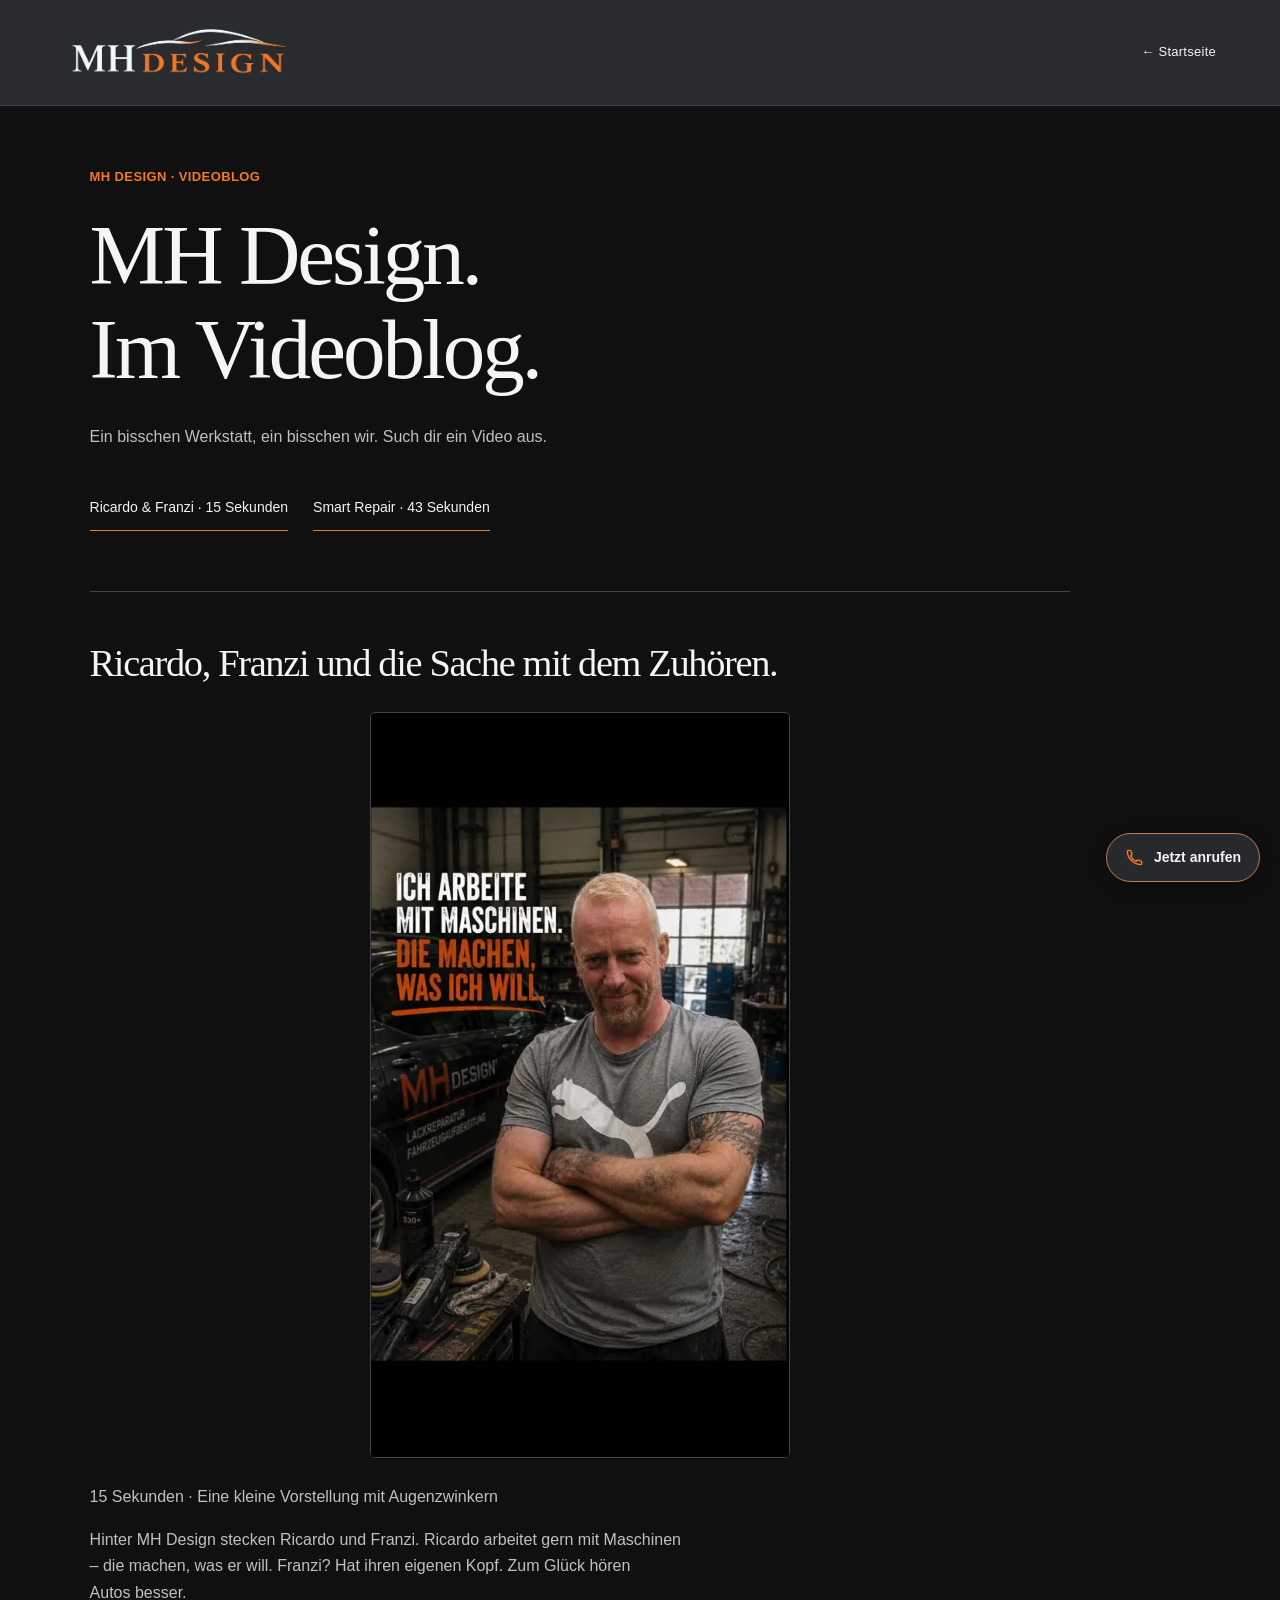
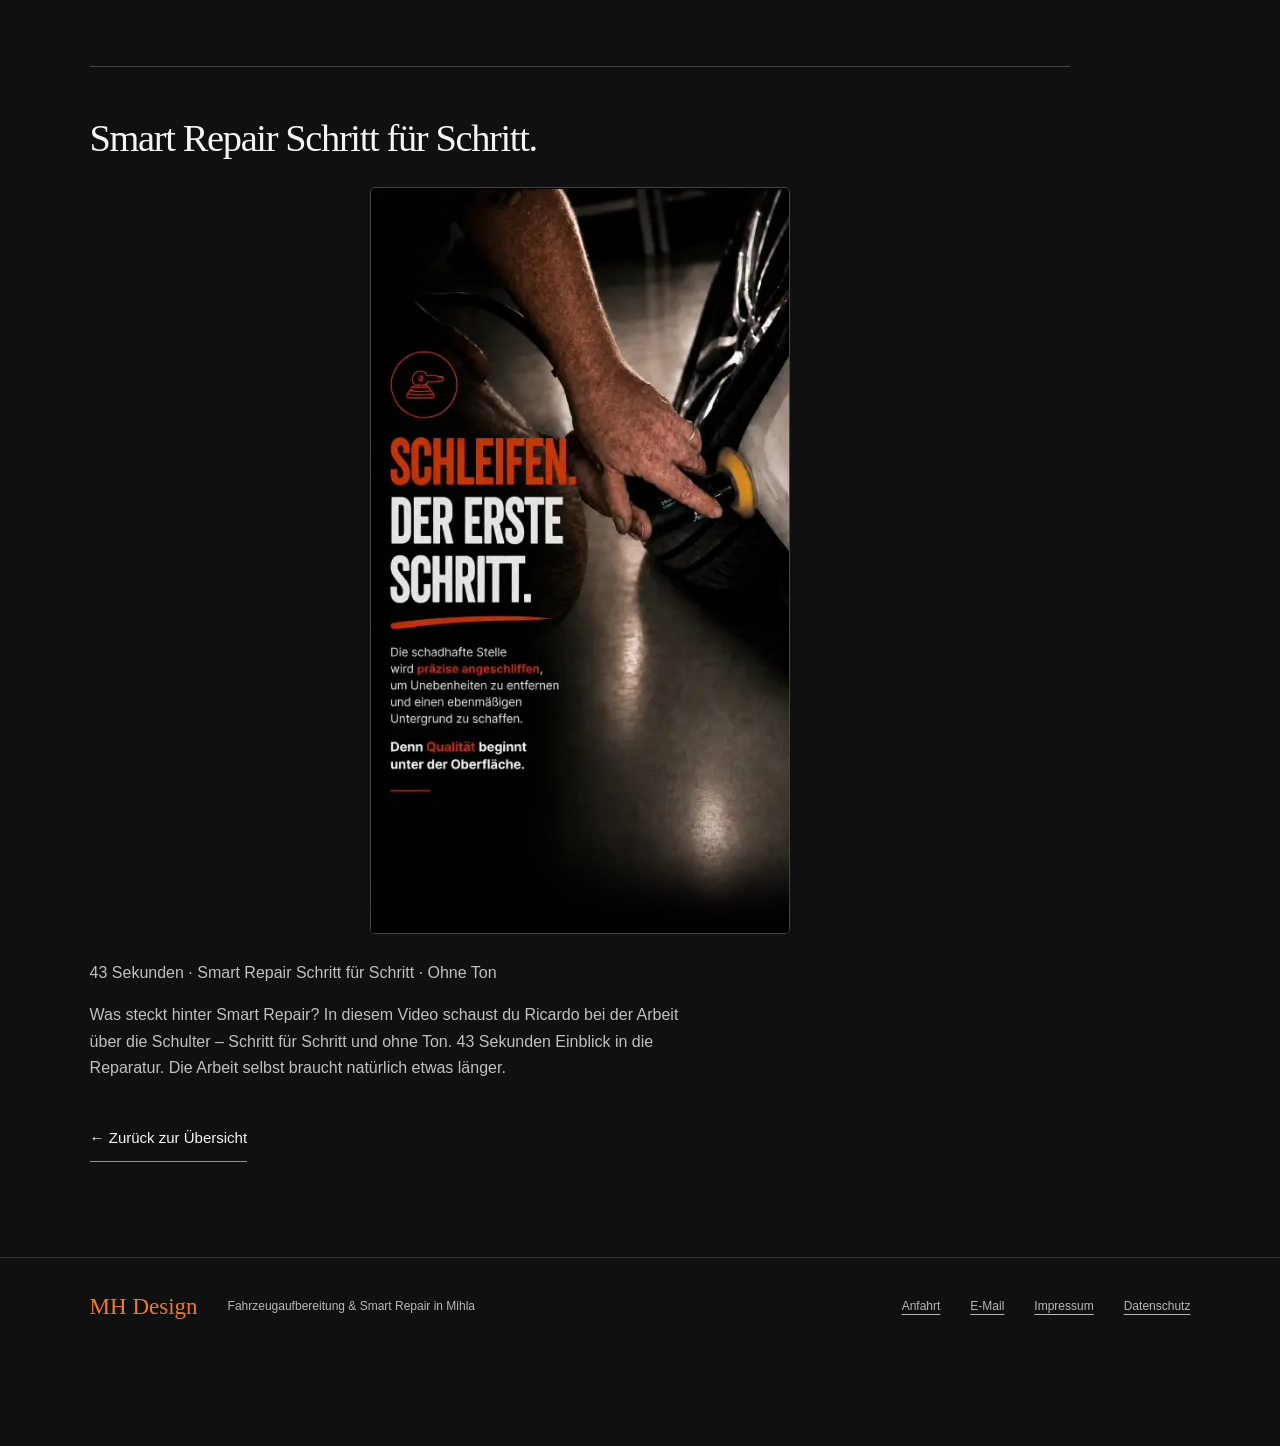
<file: videoblog.html>
<!doctype html><html lang="de"><head><meta charset="utf-8"><meta name="viewport" content="width=device-width, initial-scale=1"><meta name="theme-color" content="#101010"><meta name="robots" content="noindex,nofollow"><title>Videoblog | MH Design</title><meta name="description" content="Ricardo und Franzi mit Augenzwinkern kennenlernen und Smart Repair Schritt für Schritt im Video entdecken."><link rel="icon" href="assets/favicon.svg" type="image/svg+xml"><link rel="stylesheet" href="styles.css">
<link rel="canonical" href="https://frauh0815.github.io/MH_DESIGN/videoblog.html">
<meta property="og:type" content="website">
<meta property="og:locale" content="de_DE">
<meta property="og:site_name" content="MH Design">
<meta property="og:title" content="Videoblog | MH Design">
<meta property="og:description" content="Ricardo und Franzi mit Augenzwinkern kennenlernen und Smart Repair Schritt für Schritt im Video entdecken.">
<meta property="og:url" content="https://frauh0815.github.io/MH_DESIGN/videoblog.html">
<meta property="og:image" content="https://frauh0815.github.io/MH_DESIGN/assets/video-aufbereitung-poster.webp">
<meta property="og:image:alt" content="MH Design: Schleifen einer Fahrzeugoberfläche">
<meta name="twitter:card" content="summary_large_image">
</head><body><a class="skip" href="#inhalt">Zum Inhalt</a><header class="nav subnav"><a class="brand" href="index.html" aria-label="MH Design Startseite"><img src="assets/logo-header.svg" width="2171" height="724" alt="MH Design"></a><nav aria-label="Navigation"><a href="index.html">← Startseite</a></nav></header><main class="video-page section" id="inhalt"><p class="eyebrow">MH DESIGN · VIDEOBLOG</p><h1>MH Design.<br>Im Videoblog.</h1><p class="section-intro">Ein bisschen Werkstatt, ein bisschen wir. Such dir ein Video aus.</p><nav class="video-jump" aria-label="Videos auswählen"><a href="#video-01">Ricardo & Franzi · 15 Sekunden</a><a href="#video-02">Smart Repair · 43 Sekunden</a></nav><article class="video-entry" id="video-01"><h2>Ricardo, Franzi und die Sache mit dem Zuhören.</h2><video width="1080" height="1920" aria-label="Ricardo und Franzi – ein Videogag von MH Design, 15 Sekunden" controls playsinline preload="metadata" class="blog-player" poster="assets/video-humor-poster.webp"><source src="assets/mh-design-vollstaendig.mp4" type="video/mp4">Dein Browser unterstützt dieses Videoformat nicht.</video><p>15 Sekunden · Eine kleine Vorstellung mit Augenzwinkern</p><p>Hinter MH Design stecken Ricardo und Franzi. Ricardo arbeitet gern mit Maschinen – die machen, was er will. Franzi? Hat ihren eigenen Kopf. Zum Glück hören Autos besser.</p></article><article class="video-entry" id="video-02"><h2>Smart Repair Schritt für Schritt.</h2><video width="478" height="850" aria-label="Smart Repair Schritt für Schritt, 43 Sekunden, ohne Ton" controls playsinline preload="metadata" class="blog-player" poster="assets/video-aufbereitung-poster.webp"><source src="assets/mh-design-video-02-ohne-ton.mp4" type="video/mp4">Dein Browser unterstützt dieses Videoformat nicht.</video><p>43 Sekunden · Smart Repair Schritt für Schritt · Ohne Ton</p><p>Was steckt hinter Smart Repair? In diesem Video schaust du Ricardo bei der Arbeit über die Schulter – Schritt für Schritt und ohne Ton. 43 Sekunden Einblick in die Reparatur. Die Arbeit selbst braucht natürlich etwas länger.</p></article><a class="secondary" href="index.html#videoblog">← Zurück zur Übersicht</a></main><footer class="footer"><a class="footer-brand" href="index.html">MH Design</a><span>Fahrzeugaufbereitung & Smart Repair in Mihla</span><a href="https://www.google.com/maps/dir/?api=1&amp;destination=Feldstra%C3%9Fe%2017%2C%2099831%20Amt%20Creuzburg%2C%20Mihla" target="_blank" rel="noopener noreferrer">Anfahrt</a><a href="mailto:mhdesign.smartrepair@gmail.com">E-Mail</a><a href="impressum.html">Impressum</a><a href="datenschutz.html">Datenschutz</a></footer><a class="quick-call" href="tel:+491735888050" aria-label="MH Design jetzt anrufen: 0173 5888050"><svg viewBox="0 0 24 24" aria-hidden="true" width="19" height="19" fill="none" stroke="currentColor" stroke-width="1.8" stroke-linecap="round" stroke-linejoin="round"><path d="M7 3H4a1 1 0 0 0-1 1c0 9 8 17 17 17a1 1 0 0 0 1-1v-3l-5-2-2 2a15 15 0 0 1-7-7l2-2z"/></svg><span>Jetzt anrufen</span></a><script src="videos.js" defer></script></body></html>
</file>
<file: styles.css>
/* Shared foundation. Service cards and motion have their own small stylesheets. */
:root{color-scheme:dark;--orange:#f07828;--bg:#101010;--panel:#242629;--fg:#f5f5f3;--muted:#bfc0c2;--border:#45474a;--page-width:1440px;--gutter:clamp(24px,7vw,110px)}
*{box-sizing:border-box}html{scroll-behavior:smooth;scroll-padding-top:24px}
body{margin:0;padding-bottom:90px;background:var(--bg);color:var(--fg);font-family:'Segoe UI',Arial,sans-serif;line-height:1.65;-webkit-font-smoothing:antialiased}
a{color:inherit;text-decoration:none}button{font:inherit}img,video,svg{max-width:100%}img{height:auto}
a,button,summary{-webkit-tap-highlight-color:#f0782833}
a:focus-visible,button:focus-visible,summary:focus-visible{outline:3px solid var(--orange);outline-offset:5px}
a:active,button:active{transform:translateY(1px)}[hidden]{display:none!important}
.skip{position:fixed;top:-100px;left:20px;z-index:40;background:var(--orange);color:#101010;padding:12px 18px;border-radius:4px}.skip:focus{top:10px}
h1,h2{font-family:Georgia,'Times New Roman',serif;font-weight:400;letter-spacing:-.035em;line-height:1.1;text-wrap:balance}
h1{font-size:clamp(52px,8.5vw,128px);margin:22px 0 28px;max-width:800px}h2{font-size:clamp(34px,4vw,56px);margin:12px 0 28px}
h3{font-size:21px;line-height:1.35;font-weight:600;margin:0 0 14px;text-wrap:balance}p{text-wrap:pretty}p:last-child{margin-bottom:0}
.eyebrow{color:var(--orange);font-size:13px;font-weight:600;letter-spacing:.03em;margin:0 0 12px}
.section{max-width:var(--page-width);margin-inline:auto;padding:95px var(--gutter)}.section-intro{max-width:65ch;color:var(--muted);margin:0 0 36px}
.nav{position:relative;z-index:5;display:flex;align-items:center;justify-content:space-between;gap:20px 32px;flex-wrap:wrap;width:100%;min-height:104px;padding:14px clamp(24px,5vw,90px);background:#292b2e;border-bottom:1px solid #414347}
.brand{display:flex;align-items:center;flex-shrink:0;line-height:0;max-width:100%}.brand img{display:block;width:230px;height:auto;object-fit:contain;background:transparent}
.nav nav{display:flex;flex-wrap:wrap;gap:4px 25px}.nav nav a{display:inline-flex;align-items:center;min-height:44px;font-size:13px;letter-spacing:.02em;border-bottom:2px solid transparent;transition:color .2s,border-color .2s}.nav nav a:hover,.nav nav a[aria-current="location"]{color:var(--orange);border-color:var(--orange)}
.hero{position:relative;min-height:92svh;display:flex;align-items:center;overflow:hidden;background:#101010 url('assets/hero-natuerlich.webp') 65% center/cover}
.shade{position:absolute;inset:0;background:linear-gradient(90deg,#000e 0%,#000b 40%,#0002 100%),linear-gradient(0deg,#101010,transparent 35%)}
.hero-content{position:relative;z-index:2;width:100%;max-width:1000px;padding:90px clamp(24px,8vw,140px) 120px}.hero-content h1{line-height:1.04}
.intro{max-width:500px;font-size:18px;color:#e0e0e0;margin:0 0 24px}.hero-location{font-size:13px;color:#d0d0d0;margin:0 0 18px}.hero-actions{display:flex;align-items:center;flex-wrap:wrap;gap:15px 24px}
.cta{display:inline-flex;justify-content:center;align-items:center;min-height:48px;padding:14px 22px;background:var(--orange);color:#171717;font-weight:700;font-size:15px;border:1px solid transparent;border-radius:4px;transition:background .2s,transform .2s}.cta:hover{background:#ff934b}
.secondary{display:inline-block;padding:10px 0;min-height:44px;border-bottom:1px solid var(--orange);font-size:15px;transition:color .2s}.secondary:hover{color:var(--orange)}
.image-note{position:absolute;bottom:10px;right:24px;left:24px;text-align:right;font-size:10px;color:#c5c5c5;line-height:1.5}
.service-consult{display:flex;align-items:center;justify-content:space-between;gap:30px;background:#222;padding:30px;margin-top:36px}.service-consult>div{max-width:65ch}.service-consult p{color:var(--muted);margin:0}.service-consult .cta{flex-shrink:0}
.video-heading{max-width:780px}.video-heading .section-intro{max-width:62ch}.video-grid{display:grid;grid-template-columns:repeat(2,minmax(0,1fr));gap:26px}
.video-card{display:grid;grid-template-columns:minmax(120px,.72fr) minmax(0,1fr);overflow:hidden;background:#242629;border:1px solid var(--border);border-radius:10px;transition:border-color .2s,transform .2s}.video-card:hover{border-color:var(--orange)}
.video-cover{position:relative;display:grid;place-items:center;min-width:0;aspect-ratio:9/16;overflow:hidden;background:#000}.video-cover img{position:absolute;inset:0;width:100%;height:100%;object-fit:contain}
.play{position:relative;display:grid;place-items:center;width:54px;height:54px;padding-left:3px;border-radius:50%;background:var(--orange);color:#151515;font-size:20px;box-shadow:0 2px 16px #0008}
.video-duration{position:absolute;bottom:10px;left:10px;right:10px;justify-self:start;background:#000c;padding:4px 7px;border-radius:3px;color:#fff;font-size:11px;font-variant-numeric:tabular-nums;text-align:center}
.video-meta{display:flex;flex-direction:column;justify-content:center;padding:26px;min-width:0}.video-meta .eyebrow{font-size:12px}.video-meta h3{font-family:Georgia,serif;font-size:clamp(23px,2.2vw,30px);font-weight:400;line-height:1.15;margin:0 0 16px}.video-meta>p:not(.eyebrow){font-size:14px;color:var(--muted);margin:0 0 22px}.video-watch{font-size:13px;color:var(--orange);font-weight:600;text-decoration:underline;text-underline-offset:5px}
.about{display:grid;grid-template-columns:1fr 1fr;gap:65px;background:#222}.about p{max-width:60ch;color:var(--muted)}.about .eyebrow{color:var(--orange)}.experience{display:flex;align-items:center;gap:22px;padding-bottom:24px;margin:0 0 24px;border-bottom:1px solid #505255}.experience strong{font-size:80px;line-height:1;color:var(--orange);font-weight:600;font-variant-numeric:tabular-nums;letter-spacing:-.06em}.experience span{font-size:14px}
.team-role h3{font-size:19px;margin:0 0 10px}.team-role p{margin:0}.team-role+.team-role{margin-top:26px;padding-top:26px;border-top:1px solid #505255}.team-quote{margin:32px 0 0;padding:4px 0 4px 22px;border-left:3px solid var(--orange)}.team-quote p{font-family:Georgia,serif;font-size:clamp(23px,2.3vw,30px);line-height:1.4;color:var(--fg);margin:0 0 12px}.team-quote cite{font-size:13px;font-style:normal;color:var(--orange)}
.experience strong{display:inline-block;min-width:2ch;text-align:center}
.legal-page{max-width:1100px;padding-top:65px}.legal-page h1{font-size:clamp(42px,7vw,76px);overflow-wrap:anywhere}.legal-page section{margin-top:38px;padding-top:26px;border-top:1px solid var(--border);scroll-margin-top:28px}.legal-page h2{font-family:'Segoe UI',Arial,sans-serif;font-size:24px;letter-spacing:0;font-weight:600;line-height:1.3;text-wrap:pretty;margin:0 0 18px}.legal-page p,.legal-page address{max-width:75ch;color:var(--muted)}.legal-page address{font-style:normal;line-height:1.8}.legal-page p a,.legal-page address a{color:var(--fg);text-decoration:underline;text-underline-offset:3px;overflow-wrap:anywhere}.legal-notice{padding:20px 24px;border-left:3px solid var(--orange);background:#242629;border-radius:0 6px 6px 0}.legal-notice strong{color:var(--fg);font-size:15px}.legal-notice p{font-size:14px;margin:8px 0 0}.legal-jump{display:flex;flex-wrap:wrap;gap:8px 22px;margin-top:28px}.legal-jump a{min-height:44px;padding:8px 0;border-bottom:1px solid #a8673d;font-size:14px}.legal-date{font-size:12px;margin-top:38px}.legal-page code{font-size:14px;color:var(--fg)}@media(max-width:760px){.legal-page{padding-top:40px}.legal-page h2{font-size:21px}.legal-notice{padding:18px}}
.steps{display:grid;grid-template-columns:repeat(3,minmax(0,1fr));gap:38px;margin-top:40px;counter-reset:step}.step{border-top:1px solid #555;padding-top:20px}.step::before{counter-increment:step;content:'0' counter(step);color:var(--orange);font-size:13px;font-variant-numeric:tabular-nums}.step h3{font-size:20px;margin:16px 0 10px}.step p{color:var(--muted);margin:0}
.faq{background:#191919}.faq details{padding:20px 0;border-bottom:1px solid #444}.faq summary{cursor:pointer;font-size:18px;font-weight:600;line-height:1.5;padding-right:12px}.faq details[open] summary{color:var(--orange)}.faq details p{max-width:70ch;color:var(--muted);margin:16px 0 4px}.faq-contact{margin:30px 0 0;color:var(--muted)}.faq-contact a{text-decoration:underline;text-underline-offset:4px;color:var(--fg)}
.contact{display:grid;grid-template-columns:1fr 1fr;gap:60px;background:#262626}.contact p{color:var(--muted);max-width:60ch}.contact .eyebrow{color:var(--orange)}.contact h2{margin-bottom:20px}.contact strong{color:var(--fg)}.contact-actions{display:flex;align-items:center;gap:16px 24px;flex-wrap:wrap;margin-top:24px}.address{font-size:16px;margin:28px 0 14px}.route-link{display:inline-flex;align-items:center;gap:15px;min-height:44px;border-bottom:1px solid var(--orange);font-size:14px}.route-link:hover{color:var(--orange)}.contact-note{font-size:13px}
.draft-note{max-width:var(--page-width);margin:auto;padding:20px var(--gutter);font-size:12px;color:#aaa;background:#171717}
.footer{display:flex;align-items:center;flex-wrap:wrap;gap:18px 30px;border-top:1px solid #333;padding:30px var(--gutter);font-size:12px;color:#b7b7b7}.footer-brand{font-family:Georgia,serif;font-size:23px;color:var(--orange)}.footer>span{margin-right:auto}.footer>a:not(.footer-brand){padding:8px 0;text-decoration:underline;text-underline-offset:4px}
.quick-call{position:fixed;bottom:calc(18px + env(safe-area-inset-bottom,0px));right:max(20px,env(safe-area-inset-right,0px));z-index:20;display:flex;align-items:center;justify-content:center;gap:10px;min-height:48px;padding:12px 18px;border:1px solid #c27c4f;border-radius:30px;background:#292b2ef5;color:var(--fg);font-size:14px;font-weight:600;box-shadow:0 4px 20px #0005;transition:background .2s,border-color .2s}.quick-call svg{color:var(--orange);flex-shrink:0}.quick-call:hover{background:#3b3d40;border-color:var(--orange)}
.video-page{min-height:70vh;padding-top:60px}.video-page h1{font-size:clamp(46px,7vw,85px)}.video-page article{max-width:980px}.video-page article h2{font-size:clamp(28px,3vw,40px)}.video-page article p{color:var(--muted);max-width:70ch}.video-entry{margin-top:60px;padding-top:38px;border-top:1px solid #444;scroll-margin-top:30px}.blog-player{display:block;width:min(100%,420px);height:auto;aspect-ratio:9/16;object-fit:contain;margin:26px auto;background:#000;border:1px solid #444;border-radius:5px}.video-jump{display:flex;flex-wrap:wrap;gap:12px 25px}.video-jump a{font-size:14px;min-height:44px;padding:9px 0;border-bottom:1px solid var(--orange)}.video-jump a:hover{color:var(--orange)}.video-error a{text-decoration:underline}.video-page>.secondary{margin-top:35px}.not-found{min-height:60vh;max-width:900px}.not-found .hero-actions{margin-top:30px}
@media(min-width:1500px){.hero-content{margin-left:calc((100vw - 1440px)/2)}}
@media(max-width:1150px){.video-card{grid-template-columns:minmax(100px,.65fr) minmax(0,1fr)}.video-meta{padding:20px}.video-meta h3{font-size:25px}}
@media(max-width:900px){.video-grid{gap:20px}.video-card{grid-template-columns:1fr}.video-cover{aspect-ratio:4/3}.video-meta{padding:25px}.about,.contact{gap:35px}.service-consult{flex-direction:column;align-items:flex-start}.steps{gap:25px}}
@media(max-width:760px){.nav{padding:14px 24px;gap:10px;min-height:0}.brand img{width:190px}.nav nav{width:100%;gap:0 18px}.nav nav a{font-size:12px}.hero{min-height:660px;background-position:62% center}.hero-content{padding:60px 24px 125px}.hero-content h1{font-size:clamp(48px,10vw,72px)}.intro{font-size:17px}.shade{background:linear-gradient(90deg,#000e,#0006),linear-gradient(0deg,#101010,transparent)}.section{padding:62px 24px}.about,.contact,.steps{grid-template-columns:1fr;gap:30px}.experience strong{font-size:66px}.faq summary{font-size:16px}.image-note{text-align:left;font-size:9px}.draft-note{padding:20px 24px}.footer{padding:25px 24px;gap:12px 25px}.footer>span{flex-basis:100%;order:2}.video-page{padding-top:40px}.video-entry{margin-top:45px;padding-top:28px}}
@media(max-width:520px){.video-grid{grid-template-columns:1fr}.video-card{grid-template-columns:minmax(110px,.7fr) minmax(0,1fr)}.video-cover{aspect-ratio:9/16}.video-meta{padding:20px}.video-meta h3{font-size:25px}.service-consult{padding:24px}.hero-actions .cta{width:100%}.quick-call{font-size:13px;padding:11px 16px}.hero-location{font-size:12px}}
@media(max-width:360px){.video-card{grid-template-columns:1fr}.video-cover{aspect-ratio:4/3}}
@media(prefers-reduced-motion:reduce){html{scroll-behavior:auto}*,*::before,*::after{scroll-behavior:auto!important}.cta,.secondary,.quick-call,.video-card,.nav nav a{transition:none}}
</file>
<file: service-cards.css>
.service-instruction{color:#aaa;font-size:14px;margin:0 0 24px}
.service-deck{display:grid;grid-template-columns:repeat(3,minmax(0,1fr));gap:22px;align-items:start}
.service-tile{background:#242629;border:1px solid #45474a;border-radius:12px;overflow:hidden;scroll-margin-top:25px;transition:transform .2s ease,border-color .2s ease,box-shadow .2s ease}
.service-tile:nth-child(2){background:#292b2e}.service-tile:nth-child(3){background:#202225}
.service-tile summary{display:flex;flex-direction:column;list-style:none;cursor:pointer;padding:30px;min-height:380px;height:var(--service-summary-height,auto)}
.service-tile .tile-title{overflow-wrap:break-word;hyphens:auto}
.service-tile summary::-webkit-details-marker{display:none}
.service-tile summary:focus-visible{outline-offset:-5px;border-radius:12px}
.service-icon{width:48px;height:48px;color:var(--orange);margin-bottom:28px}
.service-tile .tile-title{font-family:Georgia,serif;font-size:clamp(25px,2.5vw,32px);line-height:1.15;font-weight:400;margin:0 0 18px;min-height:74px}
.tile-intro{font-size:15px;color:#d0d0d0;margin:0 0 20px;line-height:1.7}
.tile-topics{font-size:12px;color:#aeb0b3;line-height:1.7;margin:0 0 28px}
.tile-action{display:flex;justify-content:space-between;align-items:center;gap:16px;border-top:1px solid #505255;padding-top:18px;margin-top:auto;color:var(--orange);font-weight:600;font-size:14px}
.tile-plus{display:grid;place-items:center;width:30px;height:30px;border:1px solid #707276;border-radius:50%;font-size:23px;font-weight:400;transition:transform .2s ease}
.label-open{display:none}.service-tile[open] .label-open{display:inline}.service-tile[open] .label-closed{display:none}.service-tile[open] .tile-plus{transform:rotate(45deg)}
.service-tile[open]{border-color:var(--orange)}
/* Native details animation: content stays usable without JavaScript or support for auto-size interpolation. */
@supports (interpolate-size:allow-keywords){
 .service-tile{interpolate-size:allow-keywords}
 .service-tile::details-content{block-size:0;opacity:0;overflow:clip;transition:block-size .38s cubic-bezier(.2,.7,.25,1),opacity .25s ease,content-visibility .38s allow-discrete}
 .service-tile[open]::details-content{block-size:auto;opacity:1}
}
.tile-details{padding:0 30px 30px;border-top:1px solid #45474a;font-size:14px;color:#bfc0c2}
.tile-details>p{margin:22px 0}.tile-details>div{padding-top:20px}.tile-details h4{font-size:16px;color:var(--fg);margin:0 0 8px}.tile-details p{line-height:1.75}.tile-details>div p{margin:0}
.tile-details>div+div{margin-top:20px;border-top:1px solid #ffffff12}
.tile-contact{display:inline-block;color:var(--fg);border-bottom:1px solid var(--orange);margin-top:28px;padding:5px 0}
.services .service-consult{border-radius:10px;border-left:3px solid var(--orange)}
@media(hover:hover){.service-tile:hover{transform:translateY(-6px);border-color:#df8549;box-shadow:0 16px 35px #0004}.video-card:hover .play{transform:scale(1.1)}.play{transition:transform .2s ease}}
@media(max-width:1000px){.service-deck{grid-template-columns:1fr}.service-tile summary{min-height:0;padding:26px;display:grid;grid-template-columns:48px 1fr;gap:0 22px}.service-icon{grid-column:1;grid-row:1/4;margin:0}.service-tile .tile-title{grid-column:2;min-height:0;margin-bottom:14px}.tile-intro,.tile-topics{grid-column:2}.tile-action{grid-column:1/-1}.tile-topics{margin-bottom:20px}.tile-details{padding-inline:26px}}
@media(max-width:520px){.service-tile summary{display:flex;padding:24px}.service-icon{width:38px;height:38px;margin-bottom:18px}.service-tile .tile-title{font-size:28px}.tile-details{padding:0 24px 24px}}
@media(prefers-reduced-motion:reduce){.service-tile,.tile-plus,.play{transition:none}.service-tile:hover,.video-card:hover .play{transform:none}}
@media(prefers-reduced-motion:reduce){.service-tile::details-content{transition:none}}
</file>
<file: motion.css>
/* A slow camera move across the supplied concept image; all content remains visible without JS. */
.hero{isolation:isolate;background-image:none;background-color:#101010}
.hero::before{content:"";position:absolute;inset:-5%;z-index:-2;background:url('assets/hero-natuerlich.webp') 65% center/cover;transform:scale(1.08);animation:hero-camera 12s ease-in-out infinite alternate;will-change:transform}
.hero .shade{z-index:-1}
.motion-toggle{position:absolute;bottom:31px;right:24px;z-index:3;min-height:44px;padding:8px 12px;border:1px solid #ffffff55;border-radius:4px;background:#101010bb;color:#ddd;font-size:11px;cursor:pointer}
.motion-toggle:hover{border-color:var(--orange);color:var(--fg)}
.motion-paused .hero::before,.motion-paused .hero-progress-track::after{animation-play-state:paused}
@keyframes hero-camera{from{transform:scale(1.14) translateX(2.5%)}to{transform:scale(1.025) translateX(-2.5%)}}
.hero-in-view .hero-content>.eyebrow{animation:hero-copy .65s ease-out both}
.hero-in-view .hero-content h1{animation:hero-copy .85s .15s ease-out both}
.hero-in-view .hero-content .intro{animation:hero-copy .85s .35s ease-out both}
.hero-in-view .hero-content .hero-actions{animation:hero-copy .85s .55s ease-out both}
@keyframes hero-copy{from{opacity:0;transform:translateY(24px)}to{opacity:1;transform:translateY(0)}}
.hero-progress{position:absolute;bottom:32px;left:clamp(24px,8vw,140px);display:flex;align-items:center;gap:14px;font-size:12px;color:#ddd;letter-spacing:.03em}
.hero-progress-track{display:block;width:68px;height:2px;background:#ffffff40;overflow:hidden}
.hero-progress-track::after{content:"";display:block;width:28px;height:2px;background:var(--orange);animation:hero-track 3s ease-in-out infinite}
@keyframes hero-track{0%{transform:translateX(-28px)}70%,100%{transform:translateX(70px)}}
.image-note{bottom:9px;margin-bottom:0}
.motion-ready .scroll-reveal{transition:opacity .7s ease,transform .7s cubic-bezier(.2,.7,.25,1);transition-delay:var(--reveal-delay,0ms)}
.motion-ready .scroll-reveal.is-waiting{opacity:0;transform:translateY(28px)}
.motion-ready .scroll-reveal.is-visible{opacity:1;transform:translateY(0)}
.scroll-progress{position:fixed;top:0;left:0;right:0;height:3px;z-index:100;pointer-events:none;transform:scaleX(0);transform-origin:left;background:var(--orange)}
@supports(animation-timeline:scroll()){
 .scroll-progress{animation:reading-progress linear both;animation-timeline:scroll(root)}
 @keyframes reading-progress{to{transform:scaleX(1)}}
}
@media(max-width:760px){.hero::before{background-position:62% center}.hero-progress{left:24px;bottom:92px}.motion-toggle{left:24px;right:auto;bottom:42px}.hero-content{padding-bottom:165px}}
@media(prefers-reduced-motion:reduce){
 .hero.hero-in-view .hero-content>*{animation:none}
 .hero::before{animation:none;transform:none;will-change:auto}
 .hero-content>.eyebrow,.hero-content h1,.hero-content .intro,.hero-content .hero-actions,.hero-progress-track::after,.scroll-progress{animation:none}
 .motion-ready .scroll-reveal,.motion-ready .scroll-reveal.is-waiting,.motion-ready .scroll-reveal.is-visible{transition:none;opacity:1;transform:none}
 .hero-progress-track::after{width:100%}
}
</file>
